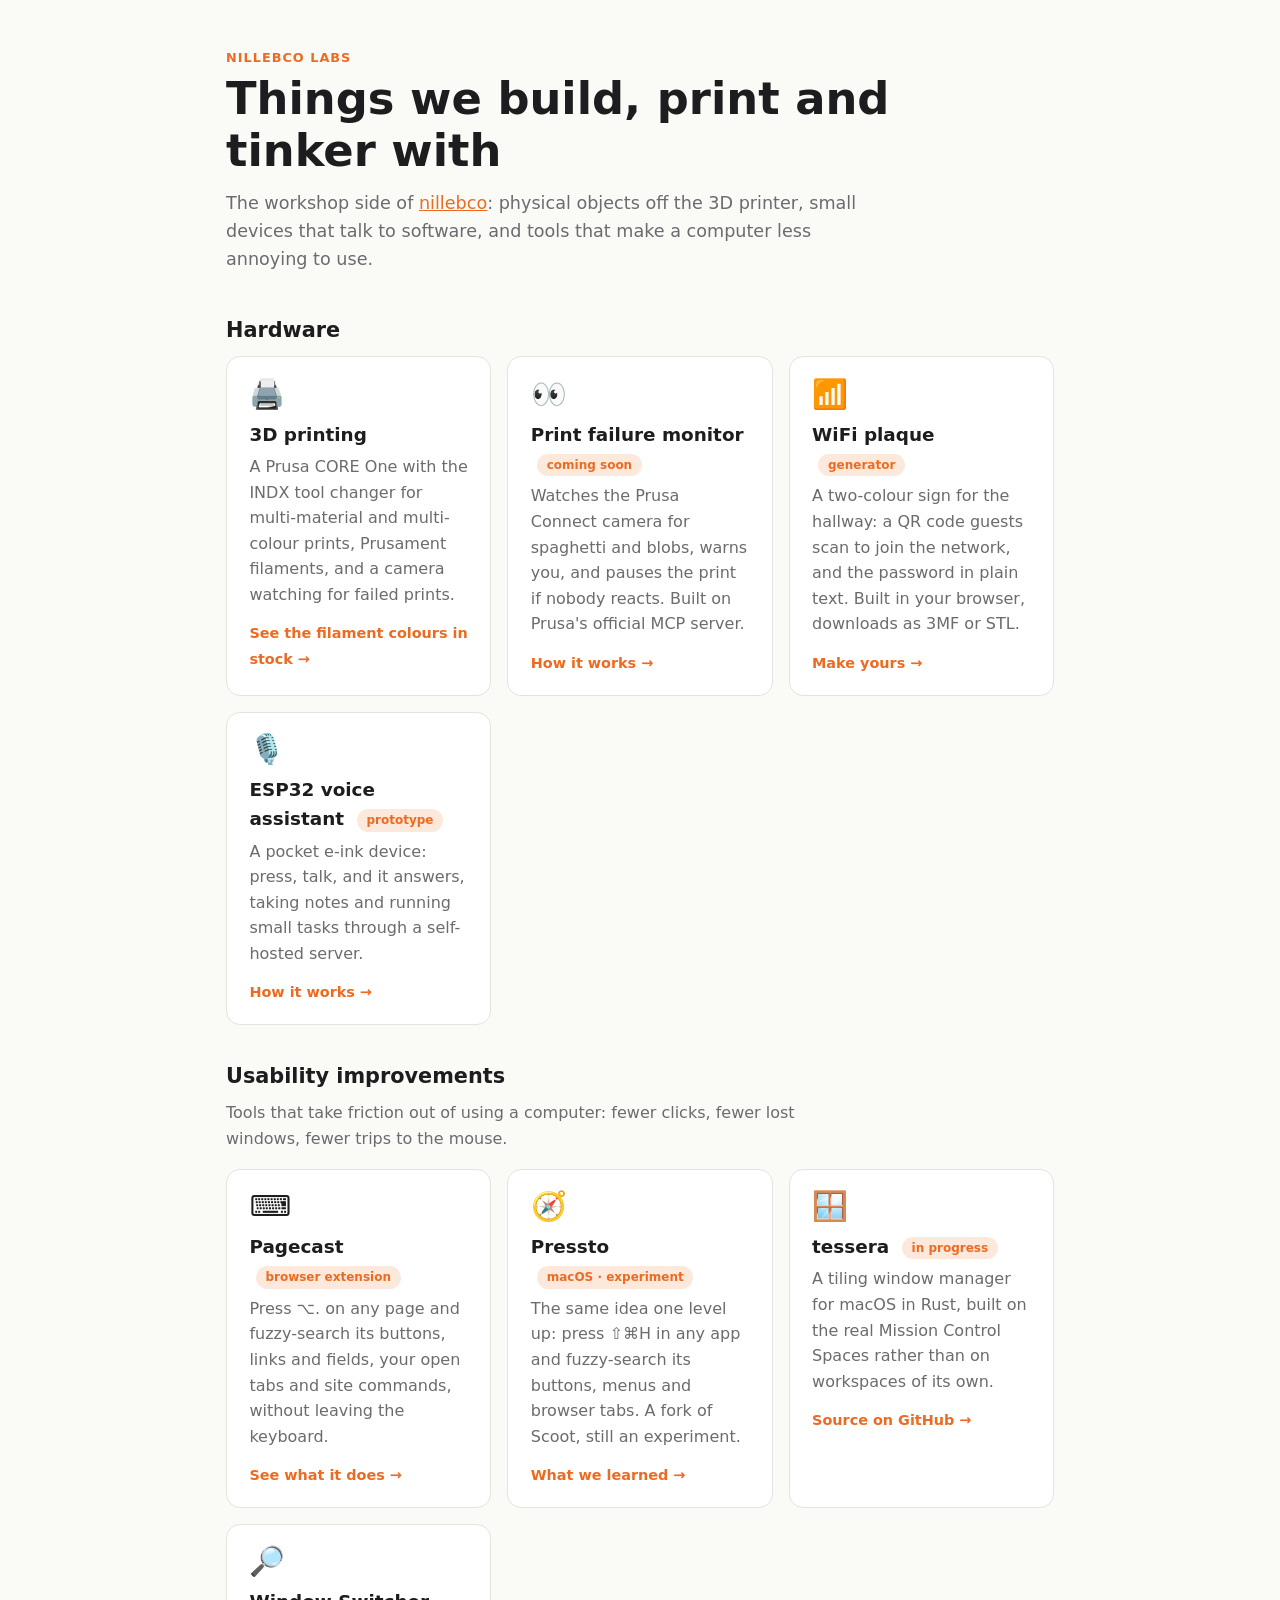
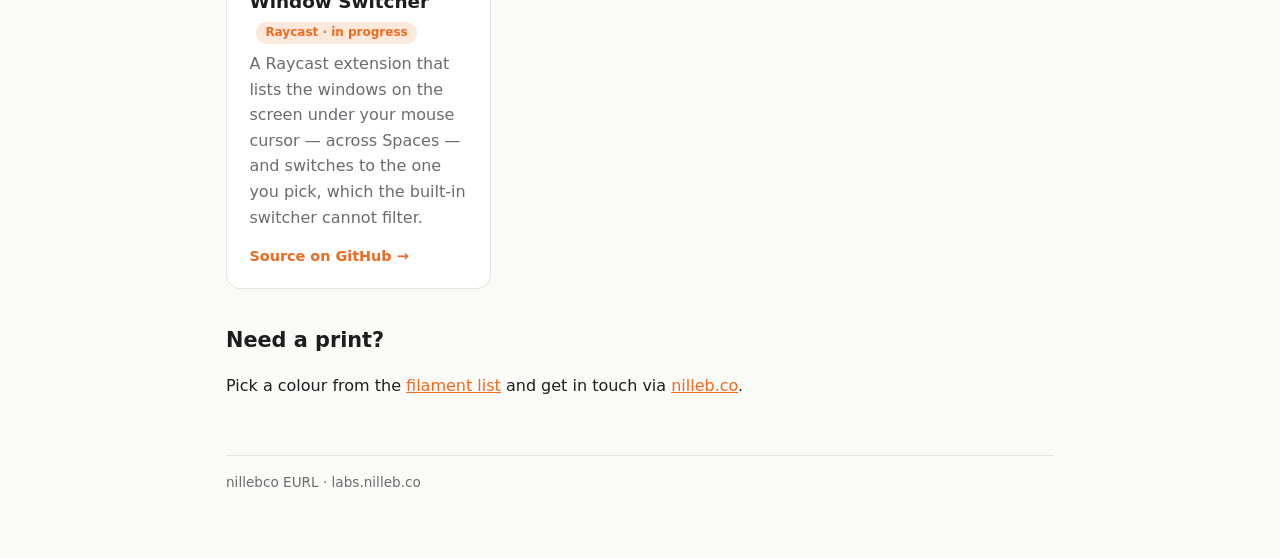
<file: index.html>
<!doctype html>
<html lang="en">
<head>
<meta charset="utf-8">
<meta name="viewport" content="width=device-width, initial-scale=1">
<title>nillebco labs</title>
<meta name="description" content="nillebco's laboratory: 3D printing, a pocket-sized ESP32 voice assistant, a browser command palette and a fork of a Mac keyboard tool.">
<link rel="stylesheet" href="assets/labs.css">
</head>
<body>
<main>
  <p class="eyebrow">nillebco labs</p>
  <h1>Things we build, print and tinker with</h1>
  <p class="lead">The workshop side of <a href="https://www.nilleb.co">nillebco</a>: physical objects off the 3D printer, small devices that talk to software, and tools that make a computer less annoying to use.</p>

  <h2>Hardware</h2>
  <div class="grid">
    <a class="card" href="filaments.html">
      <div class="icon">🖨️</div>
      <h3>3D printing</h3>
      <p>A Prusa CORE One with the INDX tool changer for multi-material and multi-colour prints, Prusament filaments, and a camera watching for failed prints.</p>
      <span class="more">See the filament colours in stock →</span>
    </a>

    <a class="card" href="print-monitor.html">
      <div class="icon">👀</div>
      <h3>Print failure monitor <span class="tag">coming soon</span></h3>
      <p>Watches the Prusa Connect camera for spaghetti and blobs, warns you, and pauses the print if nobody reacts. Built on Prusa's official MCP server.</p>
      <span class="more">How it works →</span>
    </a>

    <a class="card" href="wifi-plaque.html">
      <div class="icon">📶</div>
      <h3>WiFi plaque <span class="tag">generator</span></h3>
      <p>A two-colour sign for the hallway: a QR code guests scan to join the network, and the password in plain text. Built in your browser, downloads as 3MF or STL.</p>
      <span class="more">Make yours →</span>
    </a>

    <a class="card" href="esp32-assistant.html">
      <div class="icon">🎙️</div>
      <h3>ESP32 voice assistant <span class="tag">prototype</span></h3>
      <p>A pocket e-ink device: press, talk, and it answers, taking notes and running small tasks through a self-hosted server.</p>
      <span class="more">How it works →</span>
    </a>
  </div>

  <h2>Usability improvements</h2>
  <p class="section-lead">Tools that take friction out of using a computer: fewer clicks, fewer lost windows, fewer trips to the mouse.</p>
  <div class="grid">
    <a class="card" href="pagecast.html">
      <div class="icon">⌨️</div>
      <h3>Pagecast <span class="tag">browser extension</span></h3>
      <p>Press ⌥. on any page and fuzzy-search its buttons, links and fields, your open tabs and site commands, without leaving the keyboard.</p>
      <span class="more">See what it does →</span>
    </a>

    <a class="card" href="pressto.html">
      <div class="icon">🧭</div>
      <h3>Pressto <span class="tag">macOS · experiment</span></h3>
      <p>The same idea one level up: press ⇧⌘H in any app and fuzzy-search its buttons, menus and browser tabs. A fork of Scoot, still an experiment.</p>
      <span class="more">What we learned →</span>
    </a>

    <a class="card" href="https://github.com/nillebco/tessera">
      <div class="icon">🪟</div>
      <h3>tessera <span class="tag">in progress</span></h3>
      <p>A tiling window manager for macOS in Rust, built on the real Mission Control Spaces rather than on workspaces of its own.</p>
      <span class="more">Source on GitHub →</span>
    </a>

    <a class="card" href="https://github.com/nilleb/raycast-extensions/tree/ext/window-switcher-current-screen">
      <div class="icon">🔎</div>
      <h3>Window Switcher <span class="tag">Raycast · in progress</span></h3>
      <p>A Raycast extension that lists the windows on the screen under your mouse cursor — across Spaces — and switches to the one you pick, which the built-in switcher cannot filter.</p>
      <span class="more">Source on GitHub →</span>
    </a>
  </div>

  <h2>Need a print?</h2>
  <p>Pick a colour from the <a href="filaments.html">filament list</a> and get in touch via <a href="https://www.nilleb.co">nilleb.co</a>.</p>

  <footer>nillebco EURL · labs.nilleb.co</footer>
</main>
</body>
</html>
</file>
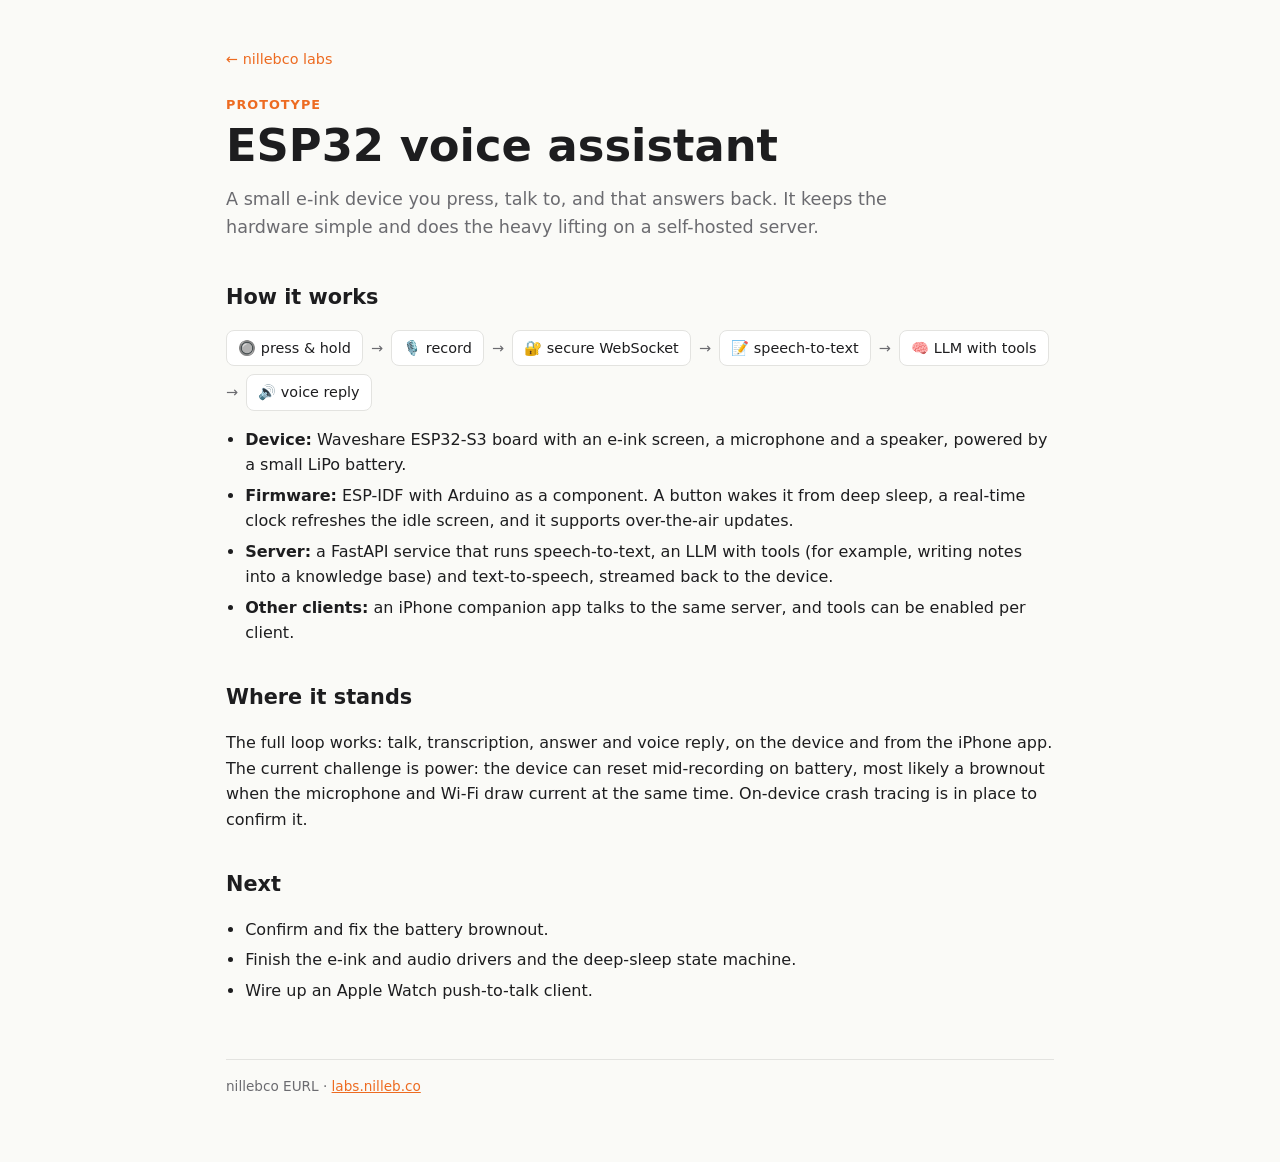
<file: esp32-assistant.html>
<!doctype html>
<html lang="en">
<head>
<meta charset="utf-8">
<meta name="viewport" content="width=device-width, initial-scale=1">
<title>ESP32 voice assistant — nillebco labs</title>
<meta name="description" content="A pocket-sized ESP32-S3 e-ink voice assistant with a self-hosted speech and LLM backend.">
<link rel="stylesheet" href="assets/labs.css">
</head>
<body>
<main>
  <p class="back"><a href="./">← nillebco labs</a></p>
  <p class="eyebrow">Prototype</p>
  <h1>ESP32 voice assistant</h1>
  <p class="lead">A small e-ink device you press, talk to, and that answers back. It keeps the hardware simple and does the heavy lifting on a self-hosted server.</p>

  <h2>How it works</h2>
  <div class="flow">
    <span>🔘 press &amp; hold</span><span class="arrow">→</span>
    <span>🎙️ record</span><span class="arrow">→</span>
    <span>🔐 secure WebSocket</span><span class="arrow">→</span>
    <span>📝 speech-to-text</span><span class="arrow">→</span>
    <span>🧠 LLM with tools</span><span class="arrow">→</span>
    <span>🔊 voice reply</span>
  </div>
  <ul class="facts">
    <li><strong>Device:</strong> Waveshare ESP32-S3 board with an e-ink screen, a microphone and a speaker, powered by a small LiPo battery.</li>
    <li><strong>Firmware:</strong> ESP-IDF with Arduino as a component. A button wakes it from deep sleep, a real-time clock refreshes the idle screen, and it supports over-the-air updates.</li>
    <li><strong>Server:</strong> a FastAPI service that runs speech-to-text, an LLM with tools (for example, writing notes into a knowledge base) and text-to-speech, streamed back to the device.</li>
    <li><strong>Other clients:</strong> an iPhone companion app talks to the same server, and tools can be enabled per client.</li>
  </ul>

  <h2>Where it stands</h2>
  <p>The full loop works: talk, transcription, answer and voice reply, on the device and from the iPhone app. The current challenge is power: the device can reset mid-recording on battery, most likely a brownout when the microphone and Wi-Fi draw current at the same time. On-device crash tracing is in place to confirm it.</p>

  <h2>Next</h2>
  <ul class="facts">
    <li>Confirm and fix the battery brownout.</li>
    <li>Finish the e-ink and audio drivers and the deep-sleep state machine.</li>
    <li>Wire up an Apple Watch push-to-talk client.</li>
  </ul>

  <footer>nillebco EURL · <a href="./">labs.nilleb.co</a></footer>
</main>
</body>
</html>
</file>
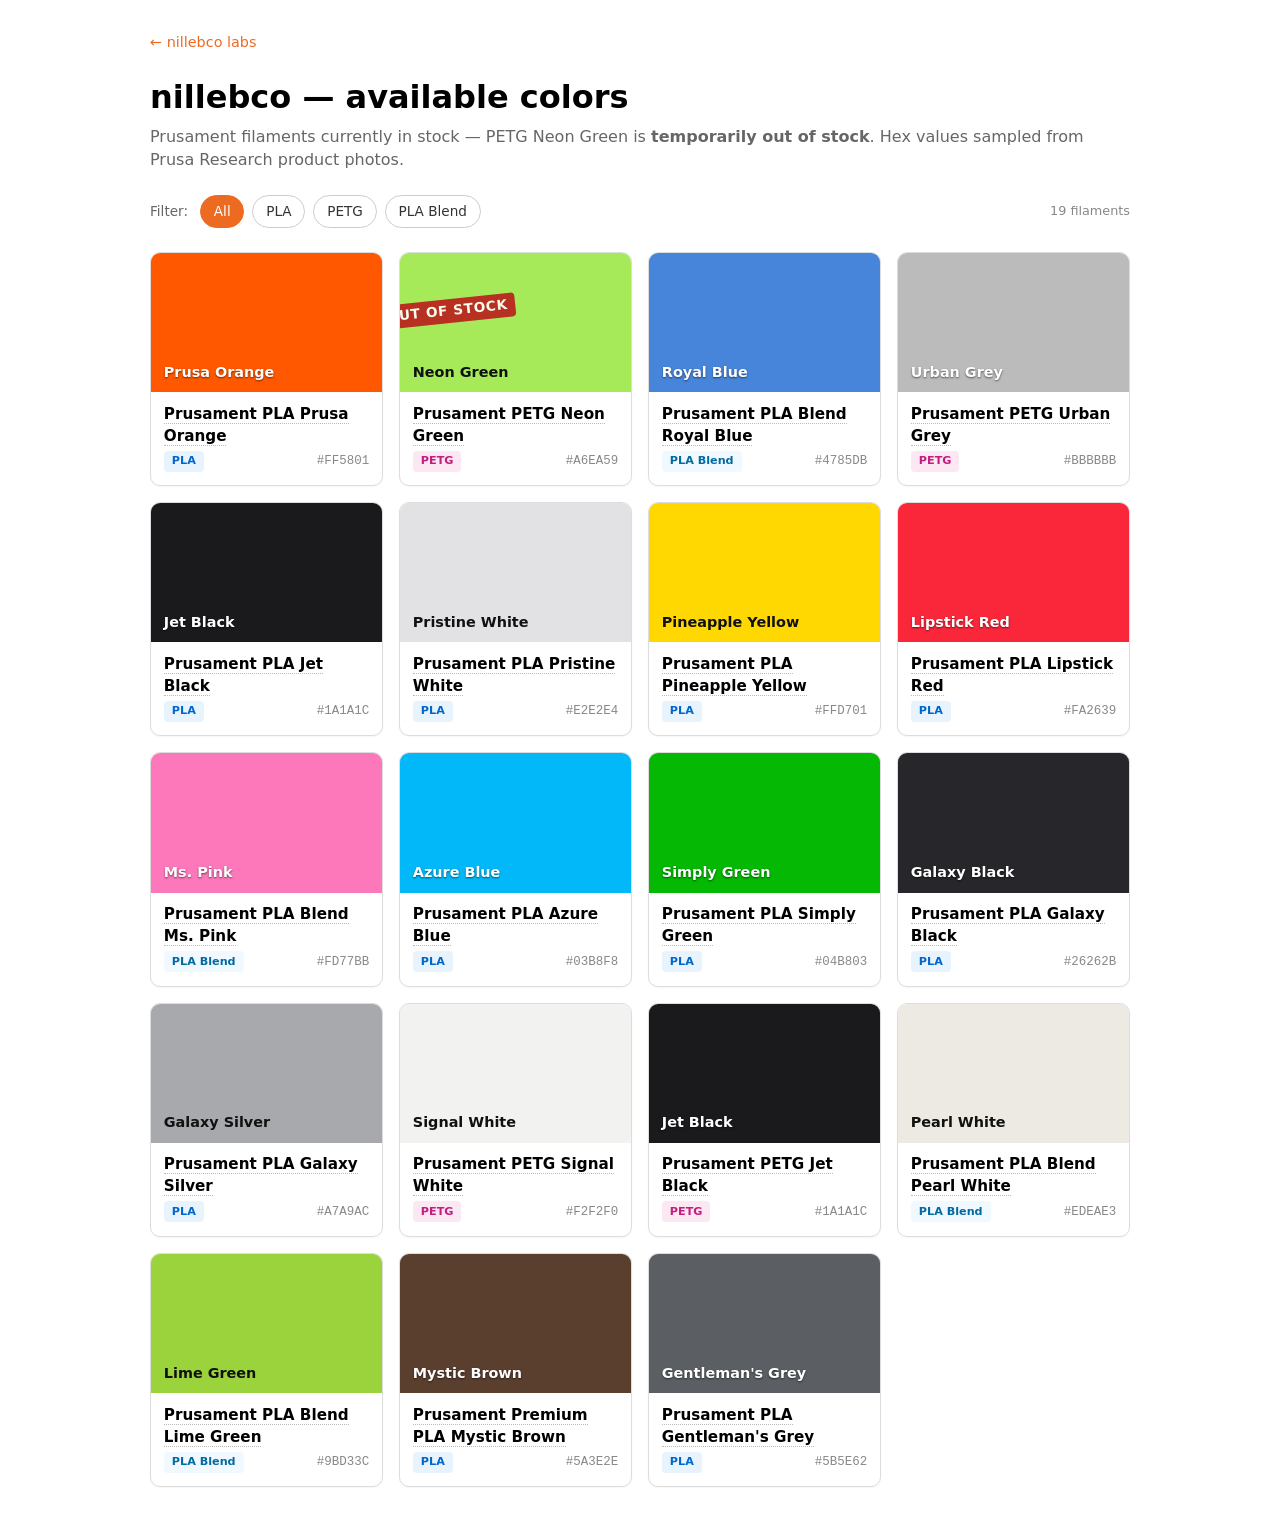
<file: filaments.html>
<!doctype html>
<html lang="en">
<head>
<meta charset="utf-8">
<title>Filaments — nillebco labs</title>
<style>
  :root { color-scheme: light dark; }
  body { font-family: -apple-system, system-ui, sans-serif; max-width: 980px; margin: 2rem auto; padding: 0 1rem; line-height: 1.45; }
  h1 { margin-bottom: .25rem; }
  .sub { color: #666; margin-top: 0; margin-bottom: 1.5rem; }
  .filters { display: flex; flex-wrap: wrap; gap: .5rem; margin-bottom: 1.5rem; align-items: center; }
  .filters .label { font-size: .85rem; color: #666; margin-right: .25rem; }
  .filters button {
    font: inherit;
    font-size: .85rem;
    padding: .35rem .8rem;
    border: 1px solid #ccc;
    border-radius: 999px;
    background: #fff;
    color: #333;
    cursor: pointer;
    transition: background .15s, border-color .15s, color .15s;
  }
  .filters button:hover { border-color: #888; }
  .filters button.active {
    background: #ed6b21;
    border-color: #ed6b21;
    color: #fff;
  }
  .filters .count { margin-left: auto; font-size: .8rem; color: #888; }
  .grid { display: grid; grid-template-columns: repeat(auto-fill, minmax(210px, 1fr)); gap: 1rem; }
  .card { border: 1px solid #ddd; border-radius: 10px; overflow: hidden; box-shadow: 0 1px 2px rgba(0,0,0,.04); background: #fff; }
  .card.hidden { display: none; }
  .swatch { height: 120px; display: flex; align-items: flex-end; padding: .6rem .8rem; color: #fff; text-shadow: 0 1px 2px rgba(0,0,0,.55); font-weight: 600; font-size: .9rem; }
  .swatch.dark { color: #111; text-shadow: none; }
  .meta { padding: .65rem .8rem .85rem; }
  .name { font-weight: 600; margin: 0 0 .25rem; font-size: .95rem; }
  .name a { color: inherit; text-decoration: none; border-bottom: 1px dotted #bbb; }
  .name a:hover { color: #ed6b21; border-bottom-color: #ed6b21; }
  .row { display: flex; align-items: center; justify-content: space-between; gap: .5rem; }
  .hex { font-family: ui-monospace, SFMono-Regular, Menlo, monospace; font-size: .78rem; color: #888; }
  .legend { display: inline-block; padding: .15rem .5rem; border-radius: 4px; font-size: .7rem; font-weight: 600; }
  .legend.pla   { background: #e8f4fd; color: #0066cc; }
  .legend.petg  { background: #fce8f3; color: #c41d7f; }
  .legend.oos  { background: #f9e2e2; color: #b91c1c; font-weight: 700; }
  .legend.blend { background: #f0f9ff; color: #0369a1; }
  @media (prefers-color-scheme: dark) {
    body { background: #1a1a1a; color: #eee; }
    .card { background: #2a2a2a; border-color: #444; }
    .sub, .count { color: #aaa; }
    .hex { color: #888; }
    .filters button { background: #2a2a2a; border-color: #444; color: #ddd; }
    .filters button:hover { border-color: #888; }
    .filters button.active { background: #ed6b21; border-color: #ed6b21; color: #fff; }
  }
  .back { margin: 0 0 .5rem; font-size: .9rem; }
  .back a { color: #ed6b21; text-decoration: none; }
</style>
</head>
<body>
<p class="back"><a href="./">← nillebco labs</a></p>
<h1>nillebco — available colors</h1>
<p class="sub">Prusament filaments currently in stock — PETG Neon Green is <strong>temporarily out of stock</strong>. Hex values sampled from Prusa Research product photos.</p>

<div class="filters" id="filters">
  <span class="label">Filter:</span>
  <button data-filter="all" class="active">All</button>
  <button data-filter="PLA">PLA</button>
  <button data-filter="PETG">PETG</button>
  <button data-filter="PLA Blend">PLA Blend</button>
  <span class="count" id="count"></span>
</div>

<div class="grid" id="grid">

  <div class="card" data-material="PLA">
    <div class="swatch" style="background:#FF5801">Prusa Orange</div>
    <div class="meta">
      <p class="name"><a href="https://www.prusa3d.com/product/prusament-pla-prusa-orange-1kg/" target="_blank" rel="noopener">Prusament PLA Prusa Orange</a></p>
      <div class="row"><span class="legend pla">PLA</span><span class="hex">#FF5801</span></div>
    </div>
  </div>

  <div class="card" data-material="PETG">
    <div class="swatch dark" style="background:#A6EA59; position:relative;">Neon Green<span style="position:absolute; top:50%; left:50%; translate:-50% -50%; background:#b91c1c; color:#fff; padding:2px 8px; border-radius:4px; font-size:.85rem; font-weight:700; letter-spacing:.05em; transform:translate(-50%,-50%) rotate(-6deg); text-shadow:none; opacity:.9;">OUT&nbsp;OF&nbsp;STOCK</span></div>
    <div class="meta">
      <p class="name"><a href="https://www.prusa3d.com/product/prusament-petg-neon-green-1kg/" target="_blank" rel="noopener">Prusament PETG Neon Green</a></p>
      <div class="row"><span class="legend petg">PETG</span><span class="hex">#A6EA59</span></div>
    </div>
  </div>

  <div class="card" data-material="PLA Blend">
    <div class="swatch" style="background:#4785DB">Royal Blue</div>
    <div class="meta">
      <p class="name"><a href="https://www.prusa3d.com/product/prusament-pla-blend-royal-blue-1kg-nfc/" target="_blank" rel="noopener">Prusament PLA Blend Royal Blue</a></p>
      <div class="row"><span class="legend blend">PLA Blend</span><span class="hex">#4785DB</span></div>
    </div>
  </div>

  <div class="card" data-material="PETG">
    <div class="swatch" style="background:#BBBBBB">Urban Grey</div>
    <div class="meta">
      <p class="name"><a href="https://www.prusa3d.com/product/prusament-petg-urban-grey-1kg/" target="_blank" rel="noopener">Prusament PETG Urban Grey</a></p>
      <div class="row"><span class="legend petg">PETG</span><span class="hex">#BBBBBB</span></div>
    </div>
  </div>

  <div class="card" data-material="PLA">
    <div class="swatch" style="background:#1A1A1C">Jet Black</div>
    <div class="meta">
      <p class="name"><a href="https://www.prusa3d.com/product/prusament-pla-jet-black-1kg/" target="_blank" rel="noopener">Prusament PLA Jet Black</a></p>
      <div class="row"><span class="legend pla">PLA</span><span class="hex">#1A1A1C</span></div>
    </div>
  </div>

  <div class="card" data-material="PLA">
    <div class="swatch dark" style="background:#E2E2E4">Pristine White</div>
    <div class="meta">
      <p class="name"><a href="https://www.prusa3d.com/product/prusament-pla-pristine-white-1kg/" target="_blank" rel="noopener">Prusament PLA Pristine White</a></p>
      <div class="row"><span class="legend pla">PLA</span><span class="hex">#E2E2E4</span></div>
    </div>
  </div>

  <div class="card" data-material="PLA">
    <div class="swatch dark" style="background:#FFD701">Pineapple Yellow</div>
    <div class="meta">
      <p class="name"><a href="https://www.prusa3d.com/product/prusament-pla-pineapple-yellow-1kg/" target="_blank" rel="noopener">Prusament PLA Pineapple Yellow</a></p>
      <div class="row"><span class="legend pla">PLA</span><span class="hex">#FFD701</span></div>
    </div>
  </div>

  <div class="card" data-material="PLA">
    <div class="swatch" style="background:#FA2639">Lipstick Red</div>
    <div class="meta">
      <p class="name"><a href="https://www.prusa3d.com/product/prusament-pla-lipstick-red-1kg/" target="_blank" rel="noopener">Prusament PLA Lipstick Red</a></p>
      <div class="row"><span class="legend pla">PLA</span><span class="hex">#FA2639</span></div>
    </div>
  </div>

  <div class="card" data-material="PLA Blend">
    <div class="swatch" style="background:#FD77BB">Ms. Pink</div>
    <div class="meta">
      <p class="name"><a href="https://www.prusa3d.com/product/prusament-pla-blend-ms-pink-1kg-nfc/" target="_blank" rel="noopener">Prusament PLA Blend Ms. Pink</a></p>
      <div class="row"><span class="legend blend">PLA Blend</span><span class="hex">#FD77BB</span></div>
    </div>
  </div>

  <div class="card" data-material="PLA">
    <div class="swatch" style="background:#03B8F8">Azure Blue</div>
    <div class="meta">
      <p class="name"><a href="https://www.prusa3d.com/product/prusament-pla-azure-blue-1kg/" target="_blank" rel="noopener">Prusament PLA Azure Blue</a></p>
      <div class="row"><span class="legend pla">PLA</span><span class="hex">#03B8F8</span></div>
    </div>
  </div>

  <div class="card" data-material="PLA">
    <div class="swatch" style="background:#04B803">Simply Green</div>
    <div class="meta">
      <p class="name"><a href="https://www.prusa3d.com/product/prusament-pla-simply-green-1kg/" target="_blank" rel="noopener">Prusament PLA Simply Green</a></p>
      <div class="row"><span class="legend pla">PLA</span><span class="hex">#04B803</span></div>
    </div>
  </div>

  <div class="card" data-material="PLA">
    <div class="swatch" style="background:#26262B">Galaxy Black</div>
    <div class="meta">
      <p class="name"><a href="https://www.prusa3d.com/product/prusament-pla-prusa-galaxy-black-1kg-nfc/" target="_blank" rel="noopener">Prusament PLA Galaxy Black</a></p>
      <div class="row"><span class="legend pla">PLA</span><span class="hex">#26262B</span></div>
    </div>
  </div>

  <div class="card" data-material="PLA">
    <div class="swatch dark" style="background:#A7A9AC">Galaxy Silver</div>
    <div class="meta">
      <p class="name"><a href="https://www.prusa3d.com/product/prusament-pla-galaxy-silver-1kg-nfc/" target="_blank" rel="noopener">Prusament PLA Galaxy Silver</a></p>
      <div class="row"><span class="legend pla">PLA</span><span class="hex">#A7A9AC</span></div>
    </div>
  </div>

  <div class="card" data-material="PETG">
    <div class="swatch dark" style="background:#F2F2F0">Signal White</div>
    <div class="meta">
      <p class="name"><a href="https://www.prusa3d.com/product/prusament-petg-signal-white-1kg/" target="_blank" rel="noopener">Prusament PETG Signal White</a></p>
      <div class="row"><span class="legend petg">PETG</span><span class="hex">#F2F2F0</span></div>
    </div>
  </div>

  <div class="card" data-material="PETG">
    <div class="swatch" style="background:#1A1A1C">Jet Black</div>
    <div class="meta">
      <p class="name"><a href="https://www.prusa3d.com/product/prusament-petg-jet-black-1kg/" target="_blank" rel="noopener">Prusament PETG Jet Black</a></p>
      <div class="row"><span class="legend petg">PETG</span><span class="hex">#1A1A1C</span></div>
    </div>
  </div>

  <div class="card" data-material="PLA Blend">
    <div class="swatch dark" style="background:#EDEAE3">Pearl White</div>
    <div class="meta">
      <p class="name"><a href="https://www.prusa3d.com/product/prusament-pla-blend-pearl-white-1kg-nfc/" target="_blank" rel="noopener">Prusament PLA Blend Pearl White</a></p>
      <div class="row"><span class="legend blend">PLA Blend</span><span class="hex">#EDEAE3</span></div>
    </div>
  </div>

  <div class="card" data-material="PLA Blend">
    <div class="swatch dark" style="background:#9BD33C">Lime Green</div>
    <div class="meta">
      <p class="name"><a href="https://www.prusa3d.com/product/prusament-pla-blend-lime-green-1kg-nfc/" target="_blank" rel="noopener">Prusament PLA Blend Lime Green</a></p>
      <div class="row"><span class="legend blend">PLA Blend</span><span class="hex">#9BD33C</span></div>
    </div>
  </div>

  <div class="card" data-material="PLA">
    <div class="swatch" style="background:#5A3E2E">Mystic Brown</div>
    <div class="meta">
      <p class="name"><a href="https://www.prusa3d.com/product/prusament-premium-pla-mystic-brown-1kg-nfc/" target="_blank" rel="noopener">Prusament Premium PLA Mystic Brown</a></p>
      <div class="row"><span class="legend pla">PLA</span><span class="hex">#5A3E2E</span></div>
    </div>
  </div>

  <div class="card" data-material="PLA">
    <div class="swatch" style="background:#5B5E62">Gentleman's Grey</div>
    <div class="meta">
      <p class="name"><a href="https://www.prusa3d.com/product/prusament-pla-gentleman-s-grey-1kg-nfc/" target="_blank" rel="noopener">Prusament PLA Gentleman's Grey</a></p>
      <div class="row"><span class="legend pla">PLA</span><span class="hex">#5B5E62</span></div>
    </div>
  </div>

</div>

<script>
  const cards = document.querySelectorAll('#grid .card');
  const buttons = document.querySelectorAll('#filters button');
  const count = document.getElementById('count');

  function apply(filter) {
    let visible = 0;
    cards.forEach(c => {
      const match = filter === 'all' || c.dataset.material === filter;
      c.classList.toggle('hidden', !match);
      if (match) visible++;
    });
    count.textContent = visible + (visible === 1 ? ' filament' : ' filaments');
  }

  buttons.forEach(b => b.addEventListener('click', () => {
    buttons.forEach(x => x.classList.toggle('active', x === b));
    apply(b.dataset.filter);
  }));

  apply('all');
</script>
</body>
</html>
</file>
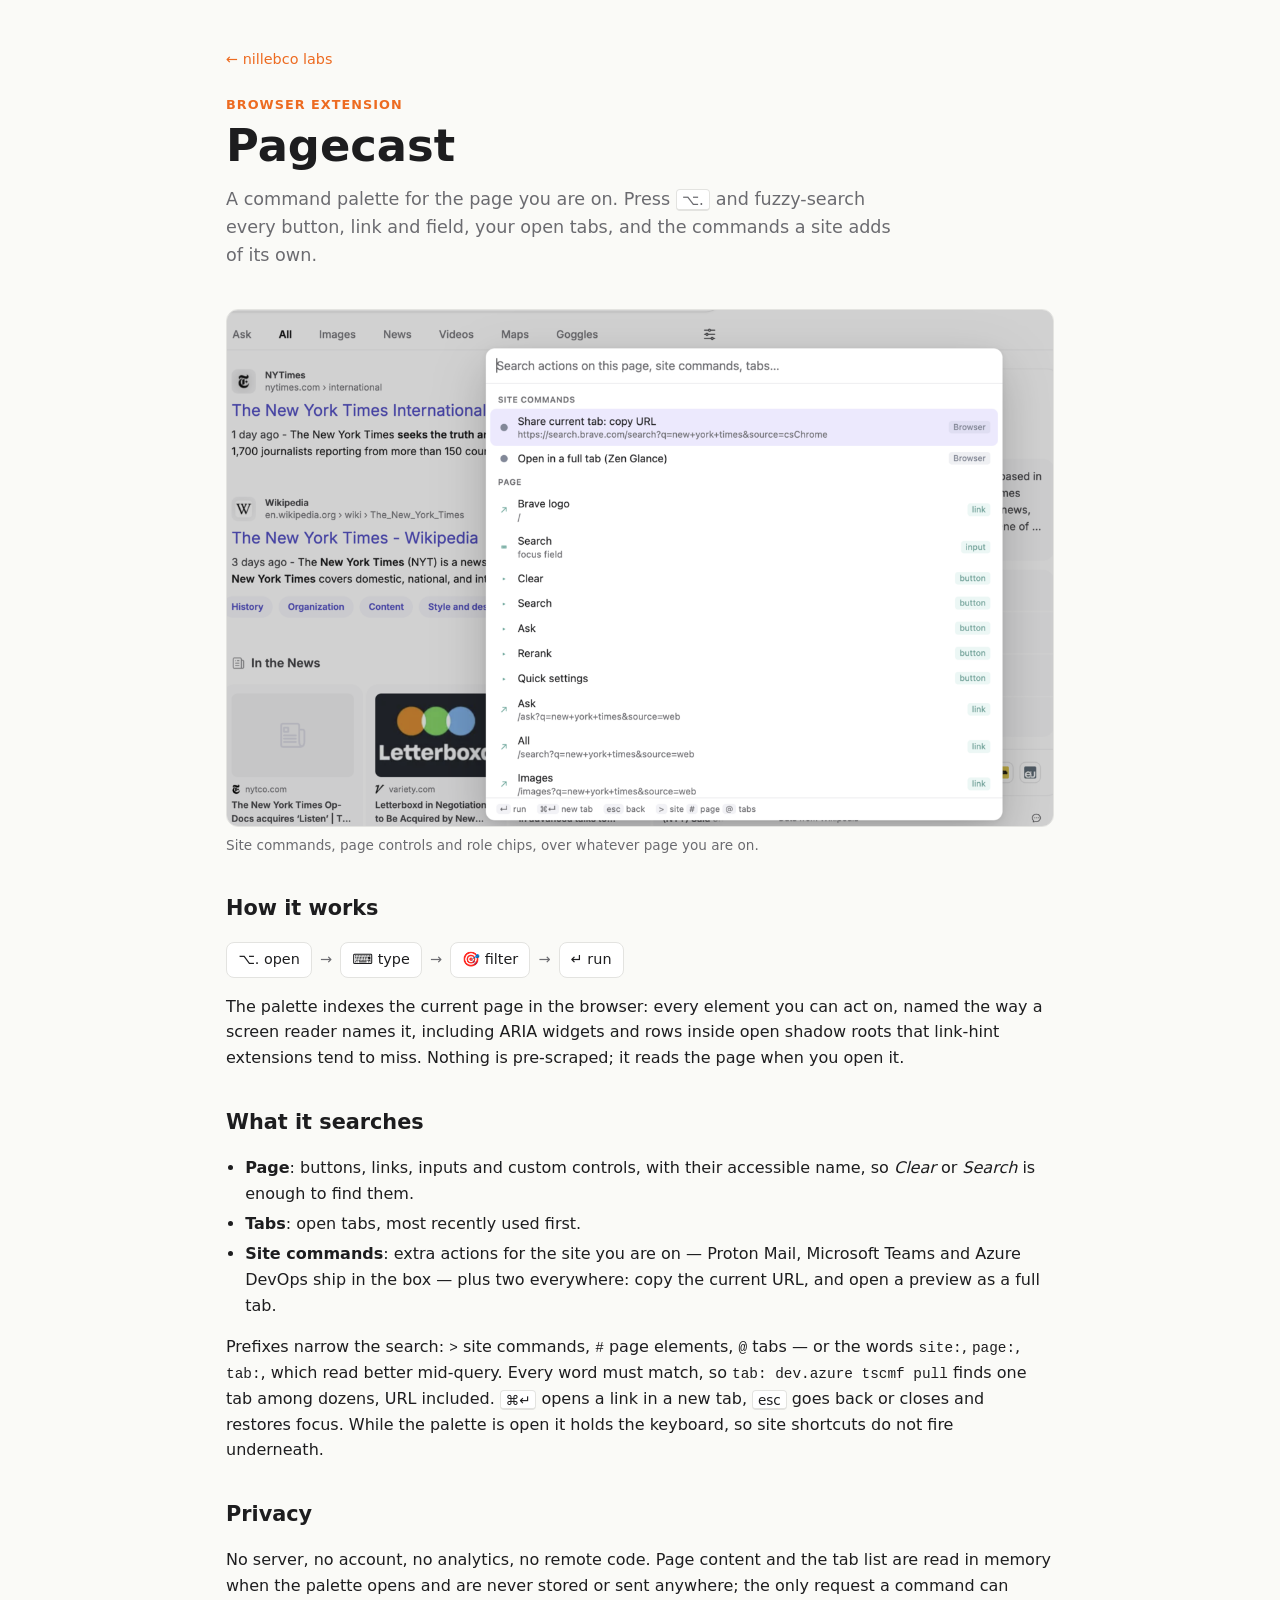
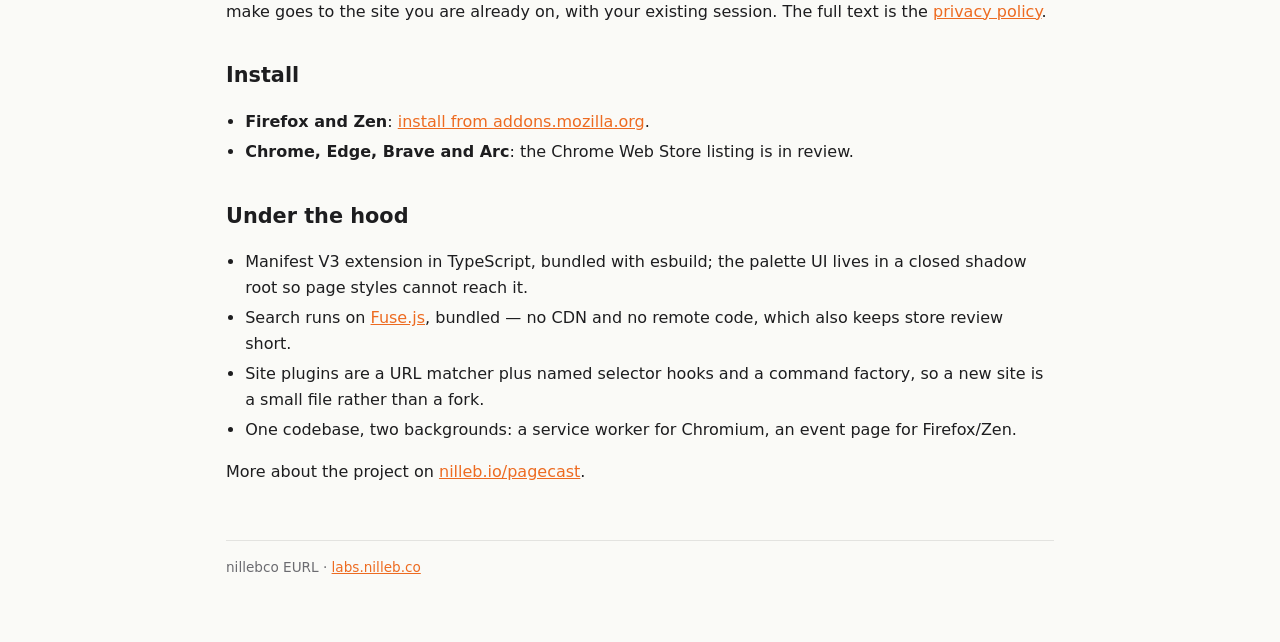
<file: pagecast.html>
<!doctype html>
<html lang="en">
<head>
<meta charset="utf-8">
<meta name="viewport" content="width=device-width, initial-scale=1">
<title>Pagecast — nillebco labs</title>
<meta name="description" content="Pagecast is a browser extension: press Alt+Period and fuzzy-search every control on the page, your open tabs, and site-specific commands.">
<link rel="stylesheet" href="assets/labs.css">
</head>
<body>
<main>
  <p class="back"><a href="./">← nillebco labs</a></p>
  <p class="eyebrow">Browser extension</p>
  <h1>Pagecast</h1>
  <p class="lead">A command palette for the page you are on. Press <kbd>⌥.</kbd> and fuzzy-search every button, link and field, your open tabs, and the commands a site adds of its own.</p>

  <figure class="shot">
    <img src="assets/pagecast-palette.png" width="1280" height="800"
         alt="The Pagecast palette open over a search results page: site commands (copy URL, open in a full tab) above page controls (links, inputs, buttons) with role chips on the right, and a footer showing the run, new tab, back and scope keys.">
    <figcaption>Site commands, page controls and role chips, over whatever page you are on.</figcaption>
  </figure>

  <h2>How it works</h2>
  <div class="flow">
    <span>⌥. open</span><span class="arrow">→</span>
    <span>⌨️ type</span><span class="arrow">→</span>
    <span>🎯 filter</span><span class="arrow">→</span>
    <span>↵ run</span>
  </div>
  <p>The palette indexes the current page in the browser: every element you can act on, named the way a screen reader names it, including ARIA widgets and rows inside open shadow roots that link-hint extensions tend to miss. Nothing is pre-scraped; it reads the page when you open it.</p>

  <h2>What it searches</h2>
  <ul class="facts">
    <li><strong>Page</strong>: buttons, links, inputs and custom controls, with their accessible name, so <em>Clear</em> or <em>Search</em> is enough to find them.</li>
    <li><strong>Tabs</strong>: open tabs, most recently used first.</li>
    <li><strong>Site commands</strong>: extra actions for the site you are on — Proton Mail, Microsoft Teams and Azure DevOps ship in the box — plus two everywhere: copy the current URL, and open a preview as a full tab.</li>
  </ul>
  <p>Prefixes narrow the search: <code>&gt;</code> site commands, <code>#</code> page elements, <code>@</code> tabs — or the words <code>site:</code>, <code>page:</code>, <code>tab:</code>, which read better mid-query. Every word must match, so <code>tab: dev.azure tscmf pull</code> finds one tab among dozens, URL included. <kbd>⌘↵</kbd> opens a link in a new tab, <kbd>esc</kbd> goes back or closes and restores focus. While the palette is open it holds the keyboard, so site shortcuts do not fire underneath.</p>

  <h2>Privacy</h2>
  <p>No server, no account, no analytics, no remote code. Page content and the tab list are read in memory when the palette opens and are never stored or sent anywhere; the only request a command can make goes to the site you are already on, with your existing session. The full text is the <a href="https://nilleb.io/pagecast/privacy/">privacy policy</a>.</p>

  <h2>Install</h2>
  <ul class="facts">
    <li><strong>Firefox and Zen</strong>: <a href="https://addons.mozilla.org/en-US/firefox/addon/98ecd77d880f4642899a/">install from addons.mozilla.org</a>.</li>
    <li><strong>Chrome, Edge, Brave and Arc</strong>: the Chrome Web Store listing is in review.</li>
  </ul>

  <h2>Under the hood</h2>
  <ul class="facts">
    <li>Manifest V3 extension in TypeScript, bundled with esbuild; the palette UI lives in a closed shadow root so page styles cannot reach it.</li>
    <li>Search runs on <a href="https://www.fusejs.io/">Fuse.js</a>, bundled — no CDN and no remote code, which also keeps store review short.</li>
    <li>Site plugins are a URL matcher plus named selector hooks and a command factory, so a new site is a small file rather than a fork.</li>
    <li>One codebase, two backgrounds: a service worker for Chromium, an event page for Firefox/Zen.</li>
  </ul>

  <p>More about the project on <a href="https://nilleb.io/pagecast/">nilleb.io/pagecast</a>.</p>

  <footer>nillebco EURL · <a href="./">labs.nilleb.co</a></footer>
</main>
</body>
</html>
</file>
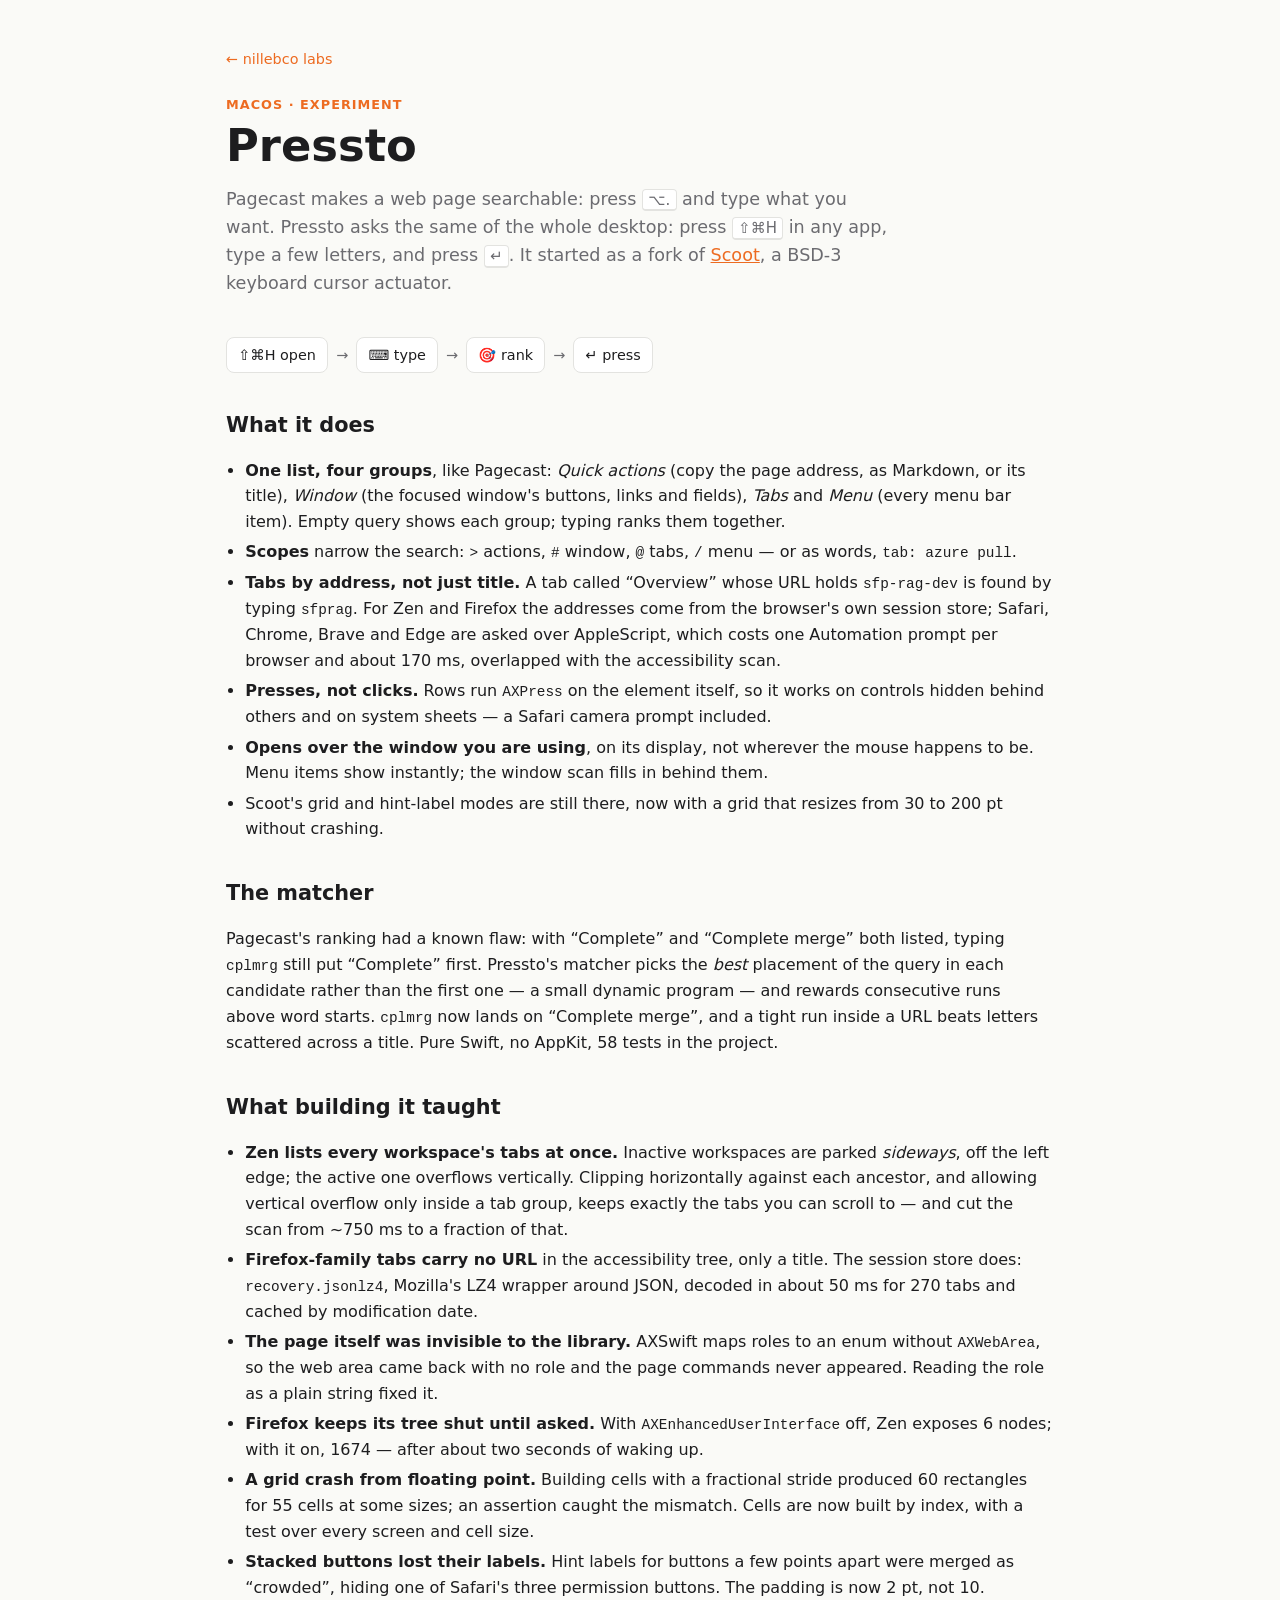
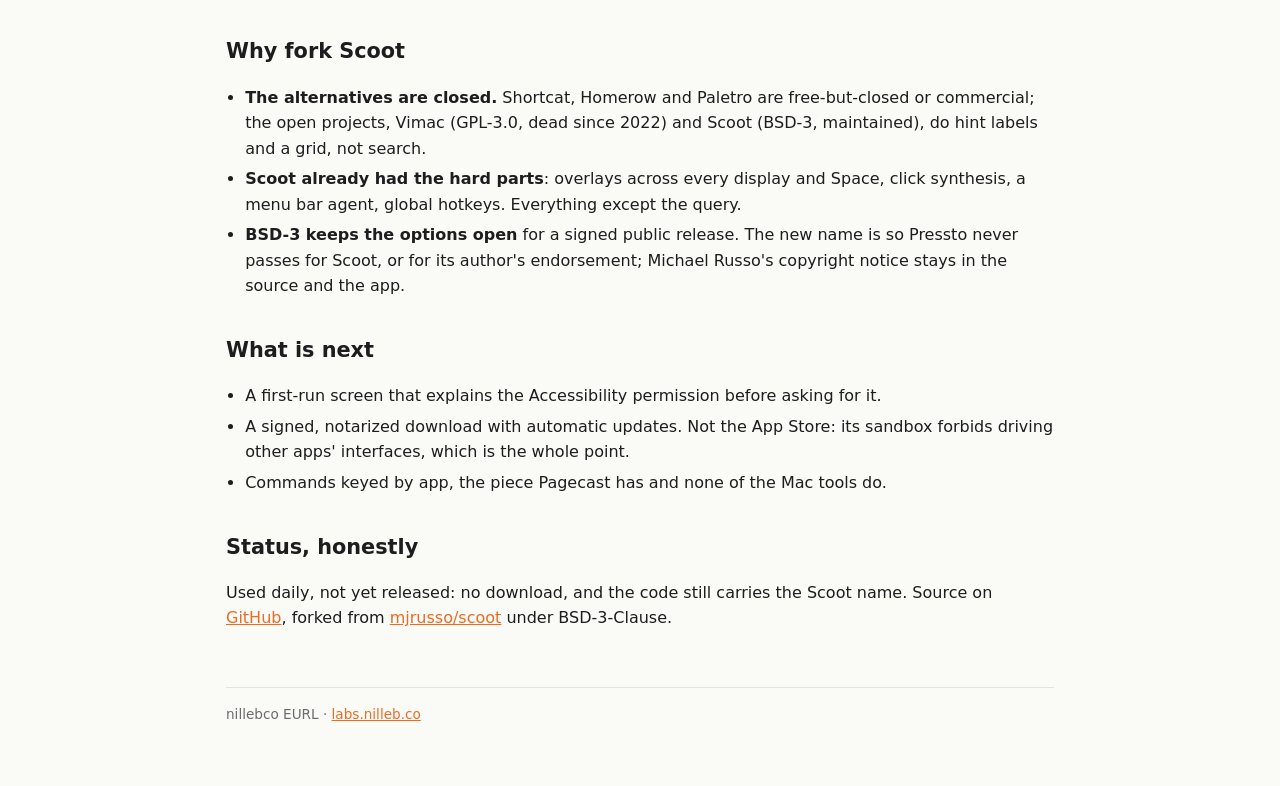
<file: pressto.html>
<!doctype html>
<html lang="en">
<head>
<meta charset="utf-8">
<meta name="viewport" content="width=device-width, initial-scale=1">
<title>Pressto — a palette for the accessibility tree · nillebco labs</title>
<meta name="description" content="Pressto: a keyboard palette over the macOS accessibility tree. Press ⇧⌘H in any app and fuzzy-search its buttons, menus and browser tabs. Forked from Scoot, the desktop counterpart of Pagecast.">
<link rel="stylesheet" href="assets/labs.css">
</head>
<body>
<main>
  <p class="back"><a href="./">← nillebco labs</a></p>
  <p class="eyebrow">macOS · experiment</p>
  <h1>Pressto</h1>
  <p class="lead">Pagecast makes a web page searchable: press <kbd>⌥.</kbd> and type what you want. Pressto asks the same of the whole desktop: press <kbd>⇧⌘H</kbd> in any app, type a few letters, and press <kbd>↵</kbd>. It started as a fork of <a href="https://github.com/mjrusso/scoot">Scoot</a>, a BSD-3 keyboard cursor actuator.</p>

  <div class="flow">
    <span>⇧⌘H open</span><span class="arrow">→</span>
    <span>⌨️ type</span><span class="arrow">→</span>
    <span>🎯 rank</span><span class="arrow">→</span>
    <span>↵ press</span>
  </div>

  <h2>What it does</h2>
  <ul class="facts">
    <li><strong>One list, four groups</strong>, like Pagecast: <em>Quick actions</em> (copy the page address, as Markdown, or its title), <em>Window</em> (the focused window's buttons, links and fields), <em>Tabs</em> and <em>Menu</em> (every menu bar item). Empty query shows each group; typing ranks them together.</li>
    <li><strong>Scopes</strong> narrow the search: <code>&gt;</code> actions, <code>#</code> window, <code>@</code> tabs, <code>/</code> menu — or as words, <code>tab: azure pull</code>.</li>
    <li><strong>Tabs by address, not just title.</strong> A tab called “Overview” whose URL holds <code>sfp-rag-dev</code> is found by typing <code>sfprag</code>. For Zen and Firefox the addresses come from the browser's own session store; Safari, Chrome, Brave and Edge are asked over AppleScript, which costs one Automation prompt per browser and about 170 ms, overlapped with the accessibility scan.</li>
    <li><strong>Presses, not clicks.</strong> Rows run <code>AXPress</code> on the element itself, so it works on controls hidden behind others and on system sheets — a Safari camera prompt included.</li>
    <li><strong>Opens over the window you are using</strong>, on its display, not wherever the mouse happens to be. Menu items show instantly; the window scan fills in behind them.</li>
    <li>Scoot's grid and hint-label modes are still there, now with a grid that resizes from 30 to 200 pt without crashing.</li>
  </ul>

  <h2>The matcher</h2>
  <p>Pagecast's ranking had a known flaw: with “Complete” and “Complete merge” both listed, typing <code>cplmrg</code> still put “Complete” first. Pressto's matcher picks the <em>best</em> placement of the query in each candidate rather than the first one — a small dynamic program — and rewards consecutive runs above word starts. <code>cplmrg</code> now lands on “Complete merge”, and a tight run inside a URL beats letters scattered across a title. Pure Swift, no AppKit, 58 tests in the project.</p>

  <h2>What building it taught</h2>
  <ul class="facts">
    <li><strong>Zen lists every workspace's tabs at once.</strong> Inactive workspaces are parked <em>sideways</em>, off the left edge; the active one overflows vertically. Clipping horizontally against each ancestor, and allowing vertical overflow only inside a tab group, keeps exactly the tabs you can scroll to — and cut the scan from ~750 ms to a fraction of that.</li>
    <li><strong>Firefox-family tabs carry no URL</strong> in the accessibility tree, only a title. The session store does: <code>recovery.jsonlz4</code>, Mozilla's LZ4 wrapper around JSON, decoded in about 50 ms for 270 tabs and cached by modification date.</li>
    <li><strong>The page itself was invisible to the library.</strong> AXSwift maps roles to an enum without <code>AXWebArea</code>, so the web area came back with no role and the page commands never appeared. Reading the role as a plain string fixed it.</li>
    <li><strong>Firefox keeps its tree shut until asked.</strong> With <code>AXEnhancedUserInterface</code> off, Zen exposes 6 nodes; with it on, 1674 — after about two seconds of waking up.</li>
    <li><strong>A grid crash from floating point.</strong> Building cells with a fractional stride produced 60 rectangles for 55 cells at some sizes; an assertion caught the mismatch. Cells are now built by index, with a test over every screen and cell size.</li>
    <li><strong>Stacked buttons lost their labels.</strong> Hint labels for buttons a few points apart were merged as “crowded”, hiding one of Safari's three permission buttons. The padding is now 2 pt, not 10.</li>
  </ul>

  <h2>Why fork Scoot</h2>
  <ul class="facts">
    <li><strong>The alternatives are closed.</strong> Shortcat, Homerow and Paletro are free-but-closed or commercial; the open projects, Vimac (GPL-3.0, dead since 2022) and Scoot (BSD-3, maintained), do hint labels and a grid, not search.</li>
    <li><strong>Scoot already had the hard parts</strong>: overlays across every display and Space, click synthesis, a menu bar agent, global hotkeys. Everything except the query.</li>
    <li><strong>BSD-3 keeps the options open</strong> for a signed public release. The new name is so Pressto never passes for Scoot, or for its author's endorsement; Michael Russo's copyright notice stays in the source and the app.</li>
  </ul>

  <h2>What is next</h2>
  <ul class="facts">
        <li>A first-run screen that explains the Accessibility permission before asking for it.</li>
    <li>A signed, notarized download with automatic updates. Not the App Store: its sandbox forbids driving other apps' interfaces, which is the whole point.</li>
    <li>Commands keyed by app, the piece Pagecast has and none of the Mac tools do.</li>
  </ul>

  <h2>Status, honestly</h2>
  <p>Used daily, not yet released: no download, and the code still carries the Scoot name. Source on <a href="https://github.com/nillebco/pressto/tree/feat/palette-mode">GitHub</a>, forked from <a href="https://github.com/mjrusso/scoot">mjrusso/scoot</a> under BSD-3-Clause.</p>

  <footer>nillebco EURL · <a href="./">labs.nilleb.co</a></footer>
</main>
</body>
</html>
</file>
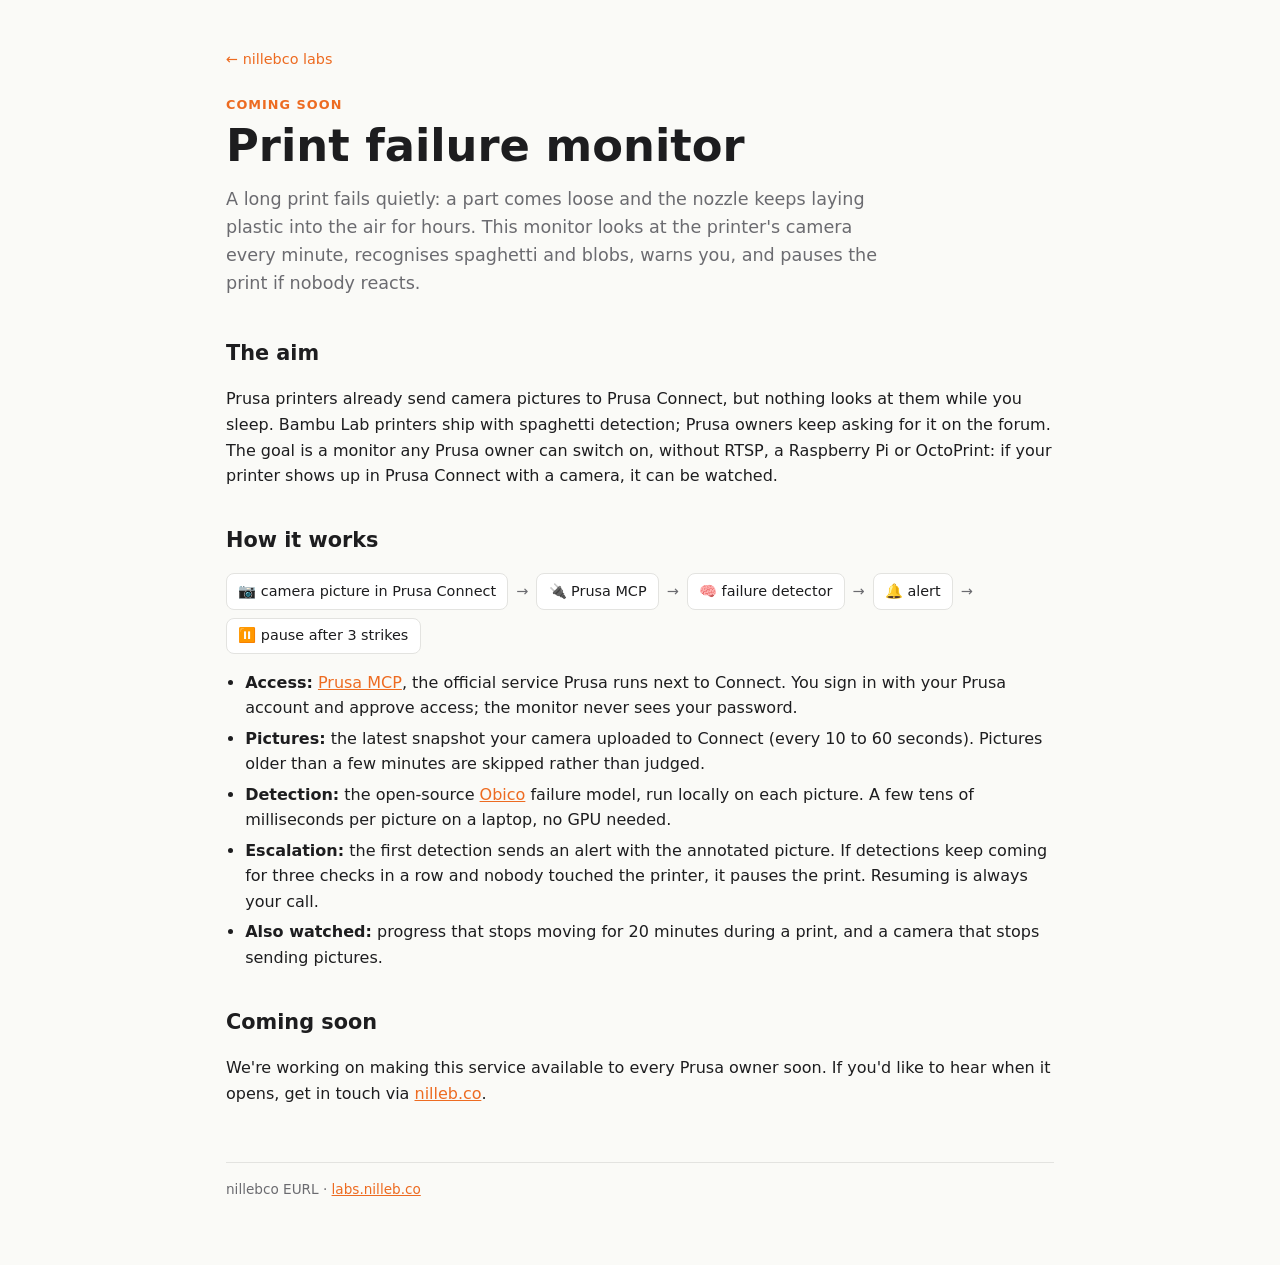
<file: print-monitor.html>
<!doctype html>
<html lang="en">
<head>
<meta charset="utf-8">
<meta name="viewport" content="width=device-width, initial-scale=1">
<title>Print failure monitor — nillebco labs</title>
<meta name="description" content="A service that watches Prusa Connect camera pictures for failed prints and pauses the printer before it wastes a spool, built on Prusa's official MCP server.">
<link rel="stylesheet" href="assets/labs.css">
</head>
<body>
<main>
  <p class="back"><a href="./">← nillebco labs</a></p>
  <p class="eyebrow">Coming soon</p>
  <h1>Print failure monitor</h1>
  <p class="lead">A long print fails quietly: a part comes loose and the nozzle keeps laying plastic into the air for hours. This monitor looks at the printer's camera every minute, recognises spaghetti and blobs, warns you, and pauses the print if nobody reacts.</p>

  <h2>The aim</h2>
  <p>Prusa printers already send camera pictures to Prusa Connect, but nothing looks at them while you sleep. Bambu Lab printers ship with spaghetti detection; Prusa owners keep asking for it on the forum. The goal is a monitor any Prusa owner can switch on, without RTSP, a Raspberry Pi or OctoPrint: if your printer shows up in Prusa Connect with a camera, it can be watched.</p>

  <h2>How it works</h2>
  <div class="flow">
    <span>📷 camera picture in Prusa Connect</span><span class="arrow">→</span>
    <span>🔌 Prusa MCP</span><span class="arrow">→</span>
    <span>🧠 failure detector</span><span class="arrow">→</span>
    <span>🔔 alert</span><span class="arrow">→</span>
    <span>⏸️ pause after 3 strikes</span>
  </div>
  <ul class="facts">
    <li><strong>Access:</strong> <a href="https://www.prusa3d.com/p/prusa-mcp/">Prusa MCP</a>, the official service Prusa runs next to Connect. You sign in with your Prusa account and approve access; the monitor never sees your password.</li>
    <li><strong>Pictures:</strong> the latest snapshot your camera uploaded to Connect (every 10 to 60 seconds). Pictures older than a few minutes are skipped rather than judged.</li>
    <li><strong>Detection:</strong> the open-source <a href="https://github.com/TheSpaghettiDetective/obico-server">Obico</a> failure model, run locally on each picture. A few tens of milliseconds per picture on a laptop, no GPU needed.</li>
    <li><strong>Escalation:</strong> the first detection sends an alert with the annotated picture. If detections keep coming for three checks in a row and nobody touched the printer, it pauses the print. Resuming is always your call.</li>
    <li><strong>Also watched:</strong> progress that stops moving for 20 minutes during a print, and a camera that stops sending pictures.</li>
  </ul>

  <h2>Coming soon</h2>
  <p>We're working on making this service available to every Prusa owner soon. If you'd like to hear when it opens, get in touch via <a href="https://www.nilleb.co">nilleb.co</a>.</p>

  <footer>nillebco EURL · <a href="./">labs.nilleb.co</a></footer>
</main>
</body>
</html>
</file>
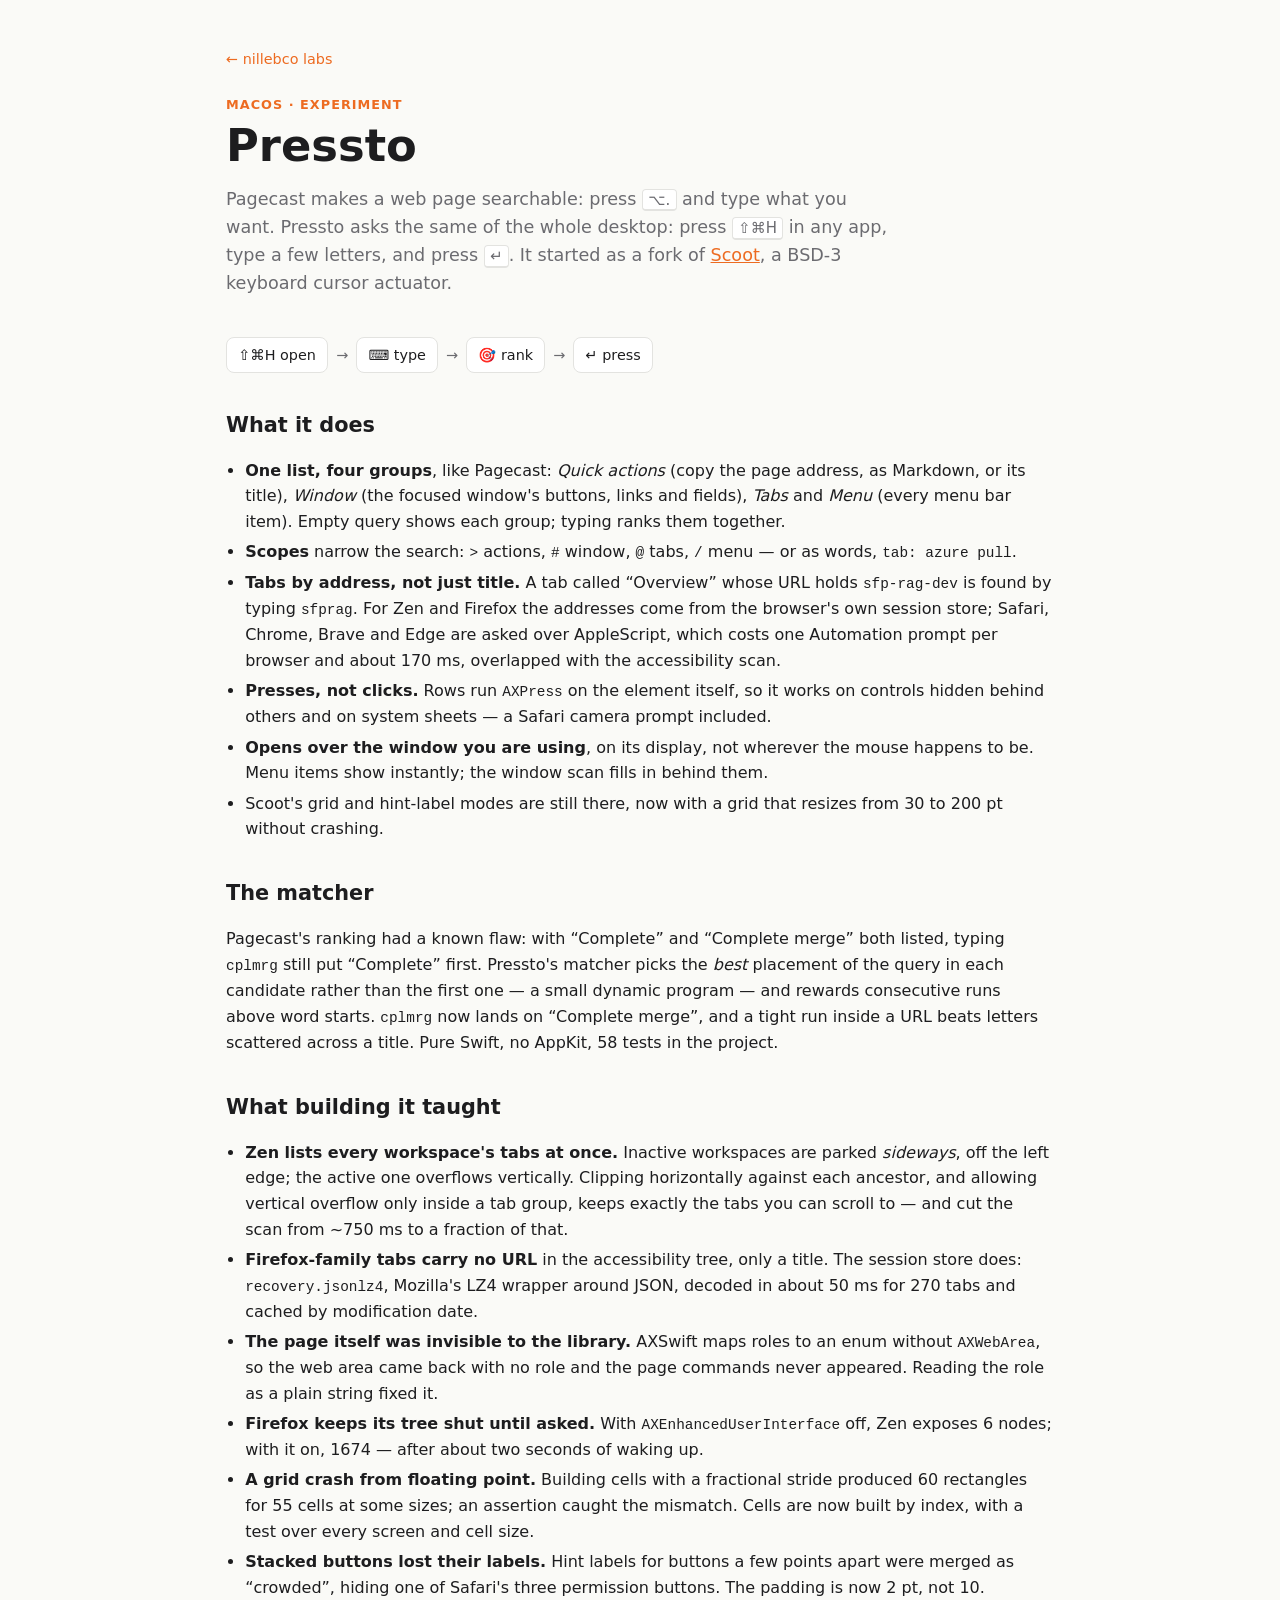
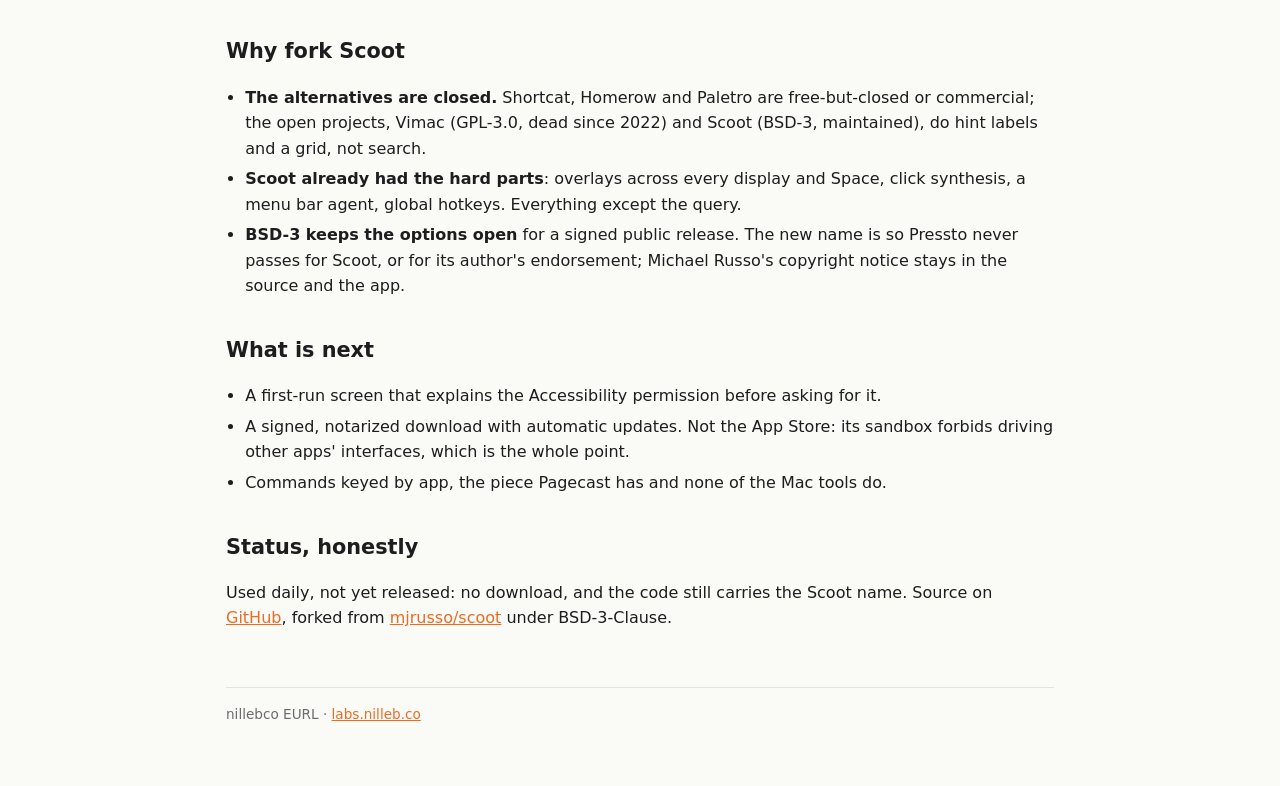
<file: scoot.html>
<!doctype html>
<html lang="en">
<head>
<meta charset="utf-8">
<title>Pressto · nillebco labs</title>
<meta http-equiv="refresh" content="0; url=pressto.html">
<link rel="canonical" href="pressto.html">
</head>
<body><p>The Scoot fork is now <a href="pressto.html">Pressto</a>.</p></body>
</html>
</file>
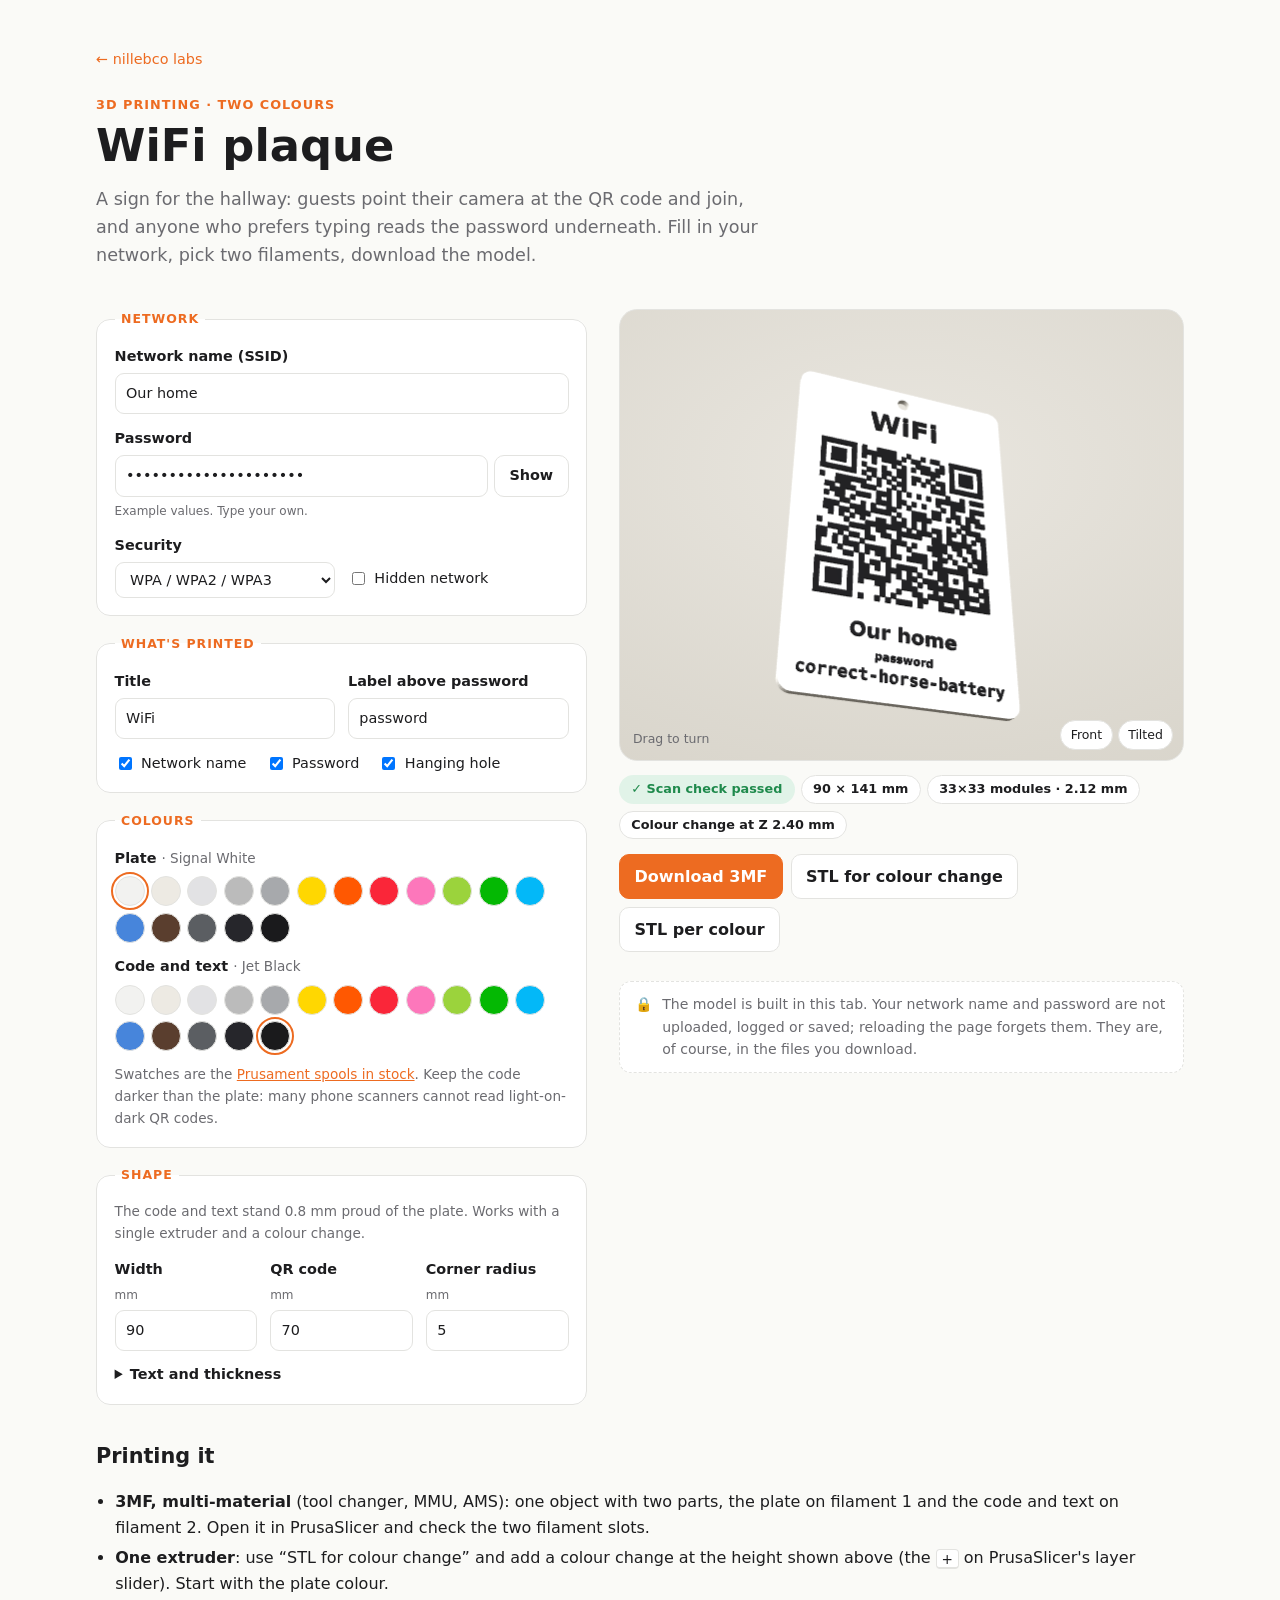
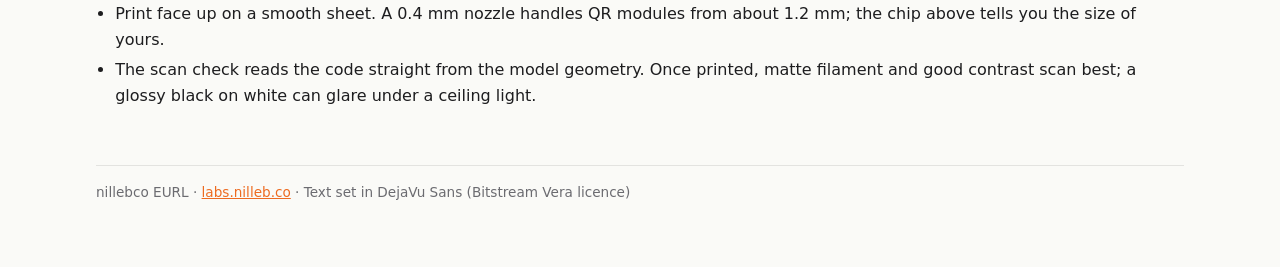
<file: wifi-plaque.html>
<!doctype html>
<html lang="en">
<head>
<meta charset="utf-8">
<meta name="viewport" content="width=device-width, initial-scale=1">
<title>WiFi plaque — nillebco labs</title>
<meta name="description" content="Make a two-colour 3D-printable WiFi sign: a QR code guests can scan to join, plus the password printed in plain text. Runs entirely in your browser.">
<link rel="stylesheet" href="assets/labs.css">
<style>
  :root { --stage-a: #e9e6df; --stage-b: #d6d2c8; --field: #ffffff; --ok: #1f8a4c; --ok-soft: #e1f3e8; --warn: #b4541a; --warn-soft: #fbe9dd; }
  @media (prefers-color-scheme: dark) {
    :root { --stage-a: #2a2a2d; --stage-b: #1c1c1e; --field: #1b1b1d; --ok: #5fd08f; --ok-soft: #173325; --warn: #ff9b5c; --warn-soft: #3a2416; }
  }
  main { max-width: 1120px; }
  .tool { display: grid; grid-template-columns: minmax(0, 1fr) minmax(0, 1.15fr); gap: 2rem; align-items: start; }
  @media (max-width: 860px) { .tool { grid-template-columns: minmax(0, 1fr); } .stage-wrap { order: -1; } }

  form { display: grid; gap: 1.1rem; }
  fieldset { border: 1px solid var(--border); border-radius: 14px; padding: 1rem 1.1rem 1.1rem; margin: 0; background: var(--card); display: grid; gap: .8rem; min-width: 0; }
  legend { font-weight: 700; font-size: .78rem; letter-spacing: .08em; text-transform: uppercase; color: var(--accent); padding: 0 .4rem; }
  label.f { display: grid; gap: .3rem; font-size: .9rem; font-weight: 600; min-width: 0; }
  label.f small { font-weight: 400; color: var(--muted); }
  input[type=text], input[type=password], input[type=number], select {
    font: inherit; font-weight: 400; color: var(--fg); background: var(--field);
    border: 1px solid var(--border); border-radius: 9px; padding: .5rem .65rem; width: 100%; min-width: 0;
  }
  input:focus-visible, select:focus-visible, button:focus-visible, .swatch:focus-visible { outline: 2px solid var(--accent); outline-offset: 2px; }
  .mono { font-family: ui-monospace, "SF Mono", Menlo, monospace; }
  .row2 { display: grid; grid-template-columns: repeat(2, minmax(0, 1fr)); gap: .8rem; }
  .row3 { display: grid; grid-template-columns: repeat(3, minmax(0, 1fr)); gap: .8rem; }
  @media (max-width: 480px) { .row3 { grid-template-columns: repeat(2, minmax(0, 1fr)); } }
  .pw { display: flex; gap: .4rem; }
  .pw button { flex: none; }
  .checks { display: flex; flex-wrap: wrap; gap: .5rem 1.2rem; font-size: .9rem; }
  .checks label { display: flex; gap: .4rem; align-items: center; }
  .seg { display: inline-flex; border: 1px solid var(--border); border-radius: 9px; overflow: hidden; }
  .seg label { padding: .45rem .8rem; font-size: .88rem; cursor: pointer; }
  .seg input { position: absolute; opacity: 0; pointer-events: none; }
  .seg label:has(input:checked) { background: var(--accent); color: #fff; }
  .seg label:has(input:focus-visible) { outline: 2px solid var(--accent); outline-offset: -2px; }
  .hint { color: var(--muted); font-size: .85rem; margin: 0; }

  .swatches { display: flex; flex-wrap: wrap; gap: .4rem; }
  .swatch { width: 30px; height: 30px; border-radius: 50%; border: 1px solid var(--border); cursor: pointer; padding: 0; position: relative; }
  .swatch[aria-pressed=true]::after { content: ""; position: absolute; inset: -5px; border: 2px solid var(--accent); border-radius: 50%; }
  .colour-name { font-size: .85rem; color: var(--muted); font-weight: 400; }

  .btn { font: inherit; font-weight: 600; border-radius: 10px; padding: .55rem .9rem; cursor: pointer; border: 1px solid var(--border); background: var(--card); color: var(--fg); }
  .btn.primary { background: var(--accent); border-color: var(--accent); color: #fff; }
  .btn:hover { border-color: var(--accent); }
  .btn:disabled { opacity: .5; cursor: not-allowed; }

  .stage-wrap { position: sticky; top: 1rem; display: grid; gap: .9rem; }
  .stage { position: relative; aspect-ratio: 5 / 4; border-radius: 18px; overflow: hidden; border: 1px solid var(--border);
    background: radial-gradient(120% 90% at 50% 35%, var(--stage-a), var(--stage-b)); touch-action: none; cursor: grab; }
  .stage:active { cursor: grabbing; }
  .stage canvas { display: block; width: 100%; height: 100%; }
  .stage .views { position: absolute; right: .6rem; bottom: .6rem; display: flex; gap: .3rem; }
  .stage .views button { font: inherit; font-size: .78rem; padding: .25rem .6rem; border-radius: 999px; border: 1px solid var(--border); background: var(--card); color: var(--fg); cursor: pointer; }
  .stage .drag { position: absolute; left: .8rem; bottom: .7rem; font-size: .78rem; color: var(--muted); }
  .stats { display: flex; flex-wrap: wrap; gap: .4rem; }
  .chip { border-radius: 999px; padding: .2rem .7rem; font-size: .8rem; font-weight: 600; background: var(--card); border: 1px solid var(--border); font-variant-numeric: tabular-nums; }
  .chip.ok { background: var(--ok-soft); color: var(--ok); border-color: transparent; }
  .chip.warn { background: var(--warn-soft); color: var(--warn); border-color: transparent; }
  .downloads { display: flex; flex-wrap: wrap; gap: .5rem; }
  .privacy { display: flex; gap: .6rem; align-items: flex-start; font-size: .88rem; color: var(--muted); background: var(--card); border: 1px dashed var(--border); border-radius: 12px; padding: .7rem .9rem; }
  details summary { cursor: pointer; font-weight: 600; font-size: .9rem; }
  details[open] summary { margin-bottom: .8rem; }
  @media (prefers-reduced-motion: reduce) { .stage { cursor: default; } }
</style>
</head>
<body>
<main>
  <p class="back"><a href="./">← nillebco labs</a></p>
  <p class="eyebrow">3D printing · two colours</p>
  <h1>WiFi plaque</h1>
  <p class="lead">A sign for the hallway: guests point their camera at the QR code and join, and anyone who prefers typing reads the password underneath. Fill in your network, pick two filaments, download the model.</p>

  <div class="tool">
    <form id="form" autocomplete="off">
      <fieldset>
        <legend>Network</legend>
        <label class="f">Network name (SSID)
          <input type="text" id="ssid" value="Our home" spellcheck="false">
        </label>
        <label class="f">Password
          <span class="pw">
            <input type="password" id="password" class="mono" value="correct-horse-battery" spellcheck="false" autocomplete="new-password">
            <button type="button" class="btn" id="reveal" aria-pressed="false">Show</button>
          </span>
          <small id="example-note">Example values. Type your own.</small>
        </label>
        <div class="row2">
          <label class="f">Security
            <select id="security">
              <option value="WPA" selected>WPA / WPA2 / WPA3</option>
              <option value="WEP">WEP</option>
              <option value="nopass">Open (no password)</option>
            </select>
          </label>
          <div class="checks" style="align-self:end; padding-bottom:.5rem">
            <label><input type="checkbox" id="hidden"> Hidden network</label>
          </div>
        </div>
      </fieldset>

      <fieldset>
        <legend>What's printed</legend>
        <div class="row2">
          <label class="f">Title <input type="text" id="title" value="WiFi"></label>
          <label class="f">Label above password <input type="text" id="passLabel" value="password"></label>
        </div>
        <div class="checks">
          <label><input type="checkbox" id="showSsid" checked> Network name</label>
          <label><input type="checkbox" id="showPassword" checked> Password</label>
          <label><input type="checkbox" id="hole" checked> Hanging hole</label>
        </div>
      </fieldset>

      <fieldset>
        <legend>Colours</legend>
        <div class="f" style="display:grid; gap:.4rem"><span style="font-weight:600; font-size:.9rem">Plate <span class="colour-name" id="baseName"></span></span><div class="swatches" id="baseSw"></div></div>
        <div class="f" style="display:grid; gap:.4rem"><span style="font-weight:600; font-size:.9rem">Code and text <span class="colour-name" id="inkName"></span></span><div class="swatches" id="inkSw"></div></div>
        <p class="hint">Swatches are the <a href="filaments.html">Prusament spools in stock</a>. Keep the code darker than the plate: many phone scanners cannot read light-on-dark QR codes.</p>
      </fieldset>

      <fieldset>
        <legend>Shape</legend>
        <div hidden>
          <span class="seg" role="radiogroup" aria-label="Colour layer">
            <label><input type="radio" name="style" value="raised" checked> Raised</label>
            <label><input type="radio" name="style" value="flush"> Flush inlay</label>
          </span>
        </div>
        <p class="hint" id="styleHint"></p>
        <div class="row3">
          <label class="f">Width <small>mm</small><input type="number" id="width" value="90" min="40" max="250" step="1"></label>
          <label class="f">QR code <small>mm</small><input type="number" id="qr" value="70" min="20" max="240" step="1"></label>
          <label class="f">Corner radius <small>mm</small><input type="number" id="radius" value="5" min="0" max="30" step="0.5"></label>
        </div>
        <details>
          <summary>Text and thickness</summary>
          <div class="row3">
            <label class="f">Title height <small>mm</small><input type="number" id="titleSize" value="9" min="3" max="30" step="0.5"></label>
            <label class="f">Text height <small>mm</small><input type="number" id="text" value="5.5" min="3" max="20" step="0.5"></label>
            <label class="f">Plate <small>mm</small><input type="number" id="base" value="2.4" min="1" max="10" step="0.2"></label>
            <label class="f">Colour layer <small>mm</small><input type="number" id="ink" value="0.8" min="0.2" max="3" step="0.2"></label>
          </div>
        </details>
      </fieldset>
    </form>

    <div class="stage-wrap">
      <div class="stage" id="stage" aria-label="3D preview of the plaque. Drag to turn it.">
        <span class="drag">Drag to turn</span>
        <div class="views">
          <button type="button" data-view="front">Front</button>
          <button type="button" data-view="tilt">Tilted</button>
        </div>
      </div>
      <div class="stats" id="stats" aria-live="polite"></div>
      <div class="downloads">
        <button type="button" class="btn primary" id="dl3mf">Download 3MF</button>
        <button type="button" class="btn" id="dlCombined">STL for colour change</button>
        <button type="button" class="btn" id="dlParts">STL per colour</button>
      </div>
      <p class="hint" id="dlHint"></p>
      <div class="privacy"><span aria-hidden="true">🔒</span><span>The model is built in this tab. Your network name and password are not uploaded, logged or saved; reloading the page forgets them. They are, of course, in the files you download.</span></div>
    </div>
  </div>

  <h2>Printing it</h2>
  <ul class="facts">
    <li><strong>3MF, multi-material</strong> (tool changer, MMU, AMS): one object with two parts, the plate on filament 1 and the code and text on filament 2. Open it in PrusaSlicer and check the two filament slots.</li>
    <li><strong>One extruder</strong>: use “STL for colour change” and add a colour change at the height shown above (the <kbd>+</kbd> on PrusaSlicer's layer slider). Start with the plate colour.</li>
    <li>Print face up on a smooth sheet. A 0.4 mm nozzle handles QR modules from about 1.2 mm; the chip above tells you the size of yours.</li>
    <li>The scan check reads the code straight from the model geometry. Once printed, matte filament and good contrast scan best; a glossy black on white can glare under a ceiling light.</li>
  </ul>

  <footer>nillebco EURL · <a href="./">labs.nilleb.co</a> · Text set in DejaVu Sans (Bitstream Vera licence)</footer>
</main>

<script src="assets/vendor/opentype.min.js"></script>
<script src="assets/vendor/earcut.min.js"></script>
<script src="assets/vendor/qrcode.js"></script>
<script src="assets/vendor/jsQR.js"></script>
<script src="assets/vendor/three.min.js"></script>
<script src="assets/wifi-plaque.js"></script>
<script>
(async () => {
  const $ = (id) => document.getElementById(id);
  const FILAMENTS = [
    ["Signal White", "#F2F2F0"], ["Pearl White", "#EDEAE3"], ["Pristine White", "#E2E2E4"], ["Urban Grey", "#BBBBBB"], ["Galaxy Silver", "#A7A9AC"],
    ["Pineapple Yellow", "#FFD701"], ["Prusa Orange", "#FF5801"], ["Lipstick Red", "#FA2639"], ["Ms. Pink", "#FD77BB"], ["Lime Green", "#9BD33C"],
    ["Simply Green", "#04B803"], ["Azure Blue", "#03B8F8"], ["Royal Blue", "#4785DB"], ["Mystic Brown", "#5A3E2E"], ["Gentleman's Grey", "#5B5E62"],
    ["Galaxy Black", "#26262B"], ["Jet Black", "#1A1A1C"],
  ];
  const colour = { base: FILAMENTS[0], ink: FILAMENTS[16] };

  function swatches(el, which) {
    el.innerHTML = "";
    for (const f of FILAMENTS) {
      const b = document.createElement("button");
      b.type = "button"; b.className = "swatch"; b.style.background = f[1]; b.title = f[0];
      b.setAttribute("aria-label", f[0]); b.setAttribute("aria-pressed", String(colour[which] === f));
      b.onclick = () => { colour[which] = f; swatches(el, which); paint(); update(); };
      el.append(b);
    }
    $(which + "Name").textContent = "· " + colour[which][0];
  }
  swatches($("baseSw"), "base"); swatches($("inkSw"), "ink");

  const [sans, mono] = await Promise.all(["DejaVuSans-Bold", "DejaVuSansMono-Bold"].map((f) =>
    fetch(`assets/fonts/${f}.ttf`).then((r) => r.arrayBuffer()).then((b) => opentype.parse(b))));
  const fonts = { sans, mono };

  // ---- three.js preview ----
  const stage = $("stage");
  const renderer = new THREE.WebGLRenderer({ antialias: true, alpha: true });
  renderer.setPixelRatio(Math.min(devicePixelRatio, 2));
  stage.prepend(renderer.domElement);
  const scene = new THREE.Scene();
  const camera = new THREE.PerspectiveCamera(30, 1, 1, 2000);
  scene.add(new THREE.HemisphereLight(0xffffff, 0x8a8478, 0.75));
  const sun = new THREE.DirectionalLight(0xffffff, 0.75); sun.position.set(-80, 140, 200); scene.add(sun);
  const pivot = new THREE.Group(); scene.add(pivot);
  const mats = { base: new THREE.MeshStandardMaterial({ roughness: 0.65 }), ink: new THREE.MeshStandardMaterial({ roughness: 0.55 }) };
  const meshes = {};
  let rot = { x: -0.55, y: 0.35 }, model = null, size = 100;
  const VIEWS = { front: { x: 0, y: 0 }, tilt: { x: -0.55, y: 0.35 } };

  function paint() { mats.base.color.set(colour.base[1]); mats.ink.color.set(colour.ink[1]); render(); }
  function resize() { const r = stage.getBoundingClientRect(); renderer.setSize(r.width, r.height, false); camera.aspect = r.width / r.height; camera.updateProjectionMatrix(); render(); }
  function render() {
    pivot.rotation.set(rot.x, rot.y, 0);
    const fit = size / 2 / Math.tan((camera.fov * Math.PI) / 360) / Math.min(1, camera.aspect) * 1.25;
    camera.position.set(0, 0, fit); camera.lookAt(0, 0, 0);
    renderer.render(scene, camera);
  }
  new ResizeObserver(resize).observe(stage);
  let drag = null;
  stage.addEventListener("pointerdown", (e) => { if (e.target.closest("button")) return; drag = { x: e.clientX, y: e.clientY, r: { ...rot } }; stage.setPointerCapture(e.pointerId); });
  stage.addEventListener("pointermove", (e) => { if (!drag) return; rot.y = drag.r.y + (e.clientX - drag.x) / 160; rot.x = Math.max(-1.5, Math.min(1.5, drag.r.x + (e.clientY - drag.y) / 160)); render(); });
  stage.addEventListener("pointerup", () => (drag = null));
  stage.querySelectorAll("[data-view]").forEach((b) => (b.onclick = () => { rot = { ...VIEWS[b.dataset.view] }; render(); }));

  function setMeshes(m) {
    for (const k of ["base", "ink"]) {
      if (meshes[k]) { pivot.remove(meshes[k]); meshes[k].geometry.dispose(); }
      const g = new THREE.BufferGeometry();
      g.setAttribute("position", new THREE.BufferAttribute(m[k].slice(), 3));
      g.computeVertexNormals();
      g.translate(-m.w / 2, -m.h / 2, 0);
      meshes[k] = new THREE.Mesh(g, mats[k]); pivot.add(meshes[k]);
    }
    size = Math.max(m.w, m.h); render();
  }

  // ---- form ----
  const num = (id) => parseFloat($(id).value) || 0;
  const opts = () => ({
    ssid: $("ssid").value, password: $("password").value, security: $("security").value, hidden: $("hidden").checked,
    title: $("title").value, passLabel: $("passLabel").value, showSsid: $("showSsid").checked, showPassword: $("showPassword").checked, hole: $("hole").checked,
    style: document.querySelector("input[name=style]:checked").value,
    width: num("width"), qr: num("qr"), radius: num("radius"), titleSize: num("titleSize"), text: num("text"), base: num("base"), ink: num("ink"),
  });
  const lum = (hex) => { const c = [1, 3, 5].map((i) => parseInt(hex.slice(i, i + 2), 16) / 255).map((v) => (v <= 0.03928 ? v / 12.92 : ((v + 0.055) / 1.055) ** 2.4)); return 0.2126 * c[0] + 0.7152 * c[1] + 0.0722 * c[2]; };
  const chip = (text, cls = "") => `<span class="chip ${cls}">${text}</span>`;

  let timer;
  function update() {
    clearTimeout(timer);
    timer = setTimeout(() => {
      const o = opts();
      if (o.style === "flush" && o.ink >= o.base) o.ink = o.base / 2;
      try { model = WifiPlaque.build(o, fonts); } catch (err) { $("stats").innerHTML = chip("Couldn't build: " + err.message, "warn"); return; }
      setMeshes(model);
      const decoded = WifiPlaque.scanCheck(model);
      const lb = lum(colour.base[1]), li = lum(colour.ink[1]), ratio = (Math.max(lb, li) + 0.05) / (Math.min(lb, li) + 0.05);
      const z = o.style === "flush" ? (o.base - o.ink) : o.base;
      $("stats").innerHTML = [
        decoded === model.payload ? chip("✓ Scan check passed", "ok") : chip("✗ Code does not scan", "warn"),
        chip(`${model.w.toFixed(0)} × ${model.h.toFixed(0)} mm`),
        chip(`${model.n}×${model.n} modules · ${model.mod.toFixed(2)} mm`, model.mod < 1.2 ? "warn" : ""),
        li > lb ? chip("Code lighter than plate", "warn") : ratio < 3 ? chip("Low contrast", "warn") : "",
        chip(o.style === "flush" ? "Flush: needs multi-material" : `Colour change at Z ${z.toFixed(2)} mm`),
      ].join("");
      $("dlCombined").disabled = o.style === "flush";
      $("dlHint").textContent = o.style === "flush" ? "Flush inlay puts both colours in the same layers, so it needs a multi-material printer: use the 3MF." : "";
      $("styleHint").textContent = o.style === "flush"
        ? `Smooth top: the code and text are inlaid ${o.ink} mm into the plate. Multi-material printers only.`
        : `The code and text stand ${o.ink} mm proud of the plate. Works with a single extruder and a colour change.`;
    }, 120);
  }

  $("form").addEventListener("input", (e) => { if (e.target.id === "ssid" || e.target.id === "password") $("example-note").hidden = true; update(); });
  $("form").addEventListener("submit", (e) => e.preventDefault());
  $("reveal").onclick = () => { const p = $("password"), show = p.type === "password"; p.type = show ? "text" : "password"; $("reveal").textContent = show ? "Hide" : "Show"; $("reveal").setAttribute("aria-pressed", String(show)); };

  const slug = () => "wifi-" + ($("ssid").value.toLowerCase().replace(/[^a-z0-9]+/g, "-").replace(/^-|-$/g, "") || "plaque");
  function save(blob, name) { const a = document.createElement("a"); a.href = URL.createObjectURL(blob); a.download = name; document.body.append(a); a.click(); a.remove(); setTimeout(() => URL.revokeObjectURL(a.href), 2000); }
  $("dl3mf").onclick = () => model && save(WifiPlaque.threeMF(model, slug()), slug() + ".3mf");
  $("dlCombined").onclick = () => { if (!model) return; const c = new Float32Array(model.base.length + model.ink.length); c.set(model.base); c.set(model.ink, model.base.length); save(WifiPlaque.stl(c), slug() + ".stl"); };
  $("dlParts").onclick = () => { if (!model) return; save(WifiPlaque.stl(model.base), slug() + "-plate.stl"); setTimeout(() => save(WifiPlaque.stl(model.ink), slug() + "-code.stl"), 400); };

  paint(); resize(); update();
})();
</script>
</body>
</html>
</file>
<file: assets/labs.css>
:root {
  --bg: #fafaf7;
  --fg: #1d1d1f;
  --muted: #6b6b70;
  --card: #ffffff;
  --border: #e3e3e0;
  --accent: #ed6b21;
  --accent-soft: #fde9dc;
}
@media (prefers-color-scheme: dark) {
  :root {
    --bg: #161617;
    --fg: #ececec;
    --muted: #9a9aa0;
    --card: #222224;
    --border: #36363a;
    --accent: #ff8a47;
    --accent-soft: #3a261a;
  }
}
* { box-sizing: border-box; }
body {
  margin: 0;
  background: var(--bg);
  color: var(--fg);
  font: 16px/1.6 system-ui, -apple-system, "Segoe UI", sans-serif;
}
main { max-width: 860px; margin: 0 auto; padding: 3rem 16px 4rem; }
a { color: var(--accent); }
.back { margin: 0 0 1.5rem; font-size: .9rem; }
.back a { text-decoration: none; }
.eyebrow { color: var(--accent); font-weight: 600; letter-spacing: .08em; text-transform: uppercase; font-size: .8rem; margin: 0; }
h1 { font-size: clamp(2rem, 5vw, 2.8rem); line-height: 1.15; margin: .3rem 0 .8rem; }
h2 { font-size: 1.3rem; margin: 2.2rem 0 .6rem; }
.lead { color: var(--muted); font-size: 1.1rem; max-width: 60ch; margin: 0 0 2.5rem; }
.grid { display: grid; grid-template-columns: repeat(auto-fit, minmax(260px, 1fr)); gap: 1rem; }
.card {
  display: block; text-decoration: none; color: inherit;
  background: var(--card); border: 1px solid var(--border); border-radius: 14px;
  padding: 1.4rem 1.4rem 1.2rem;
  transition: border-color .15s, transform .15s;
}
a.card:hover { border-color: var(--accent); transform: translateY(-2px); }
.card .icon { font-size: 1.8rem; line-height: 1; }
.card h3 { margin: .7rem 0 .3rem; font-size: 1.15rem; }
.card p { margin: 0 0 .8rem; color: var(--muted); }
.card .more { color: var(--accent); font-weight: 600; font-size: .9rem; }
.tag {
  display: inline-block; background: var(--accent-soft); color: var(--accent);
  border-radius: 999px; padding: .1rem .6rem; font-size: .75rem; font-weight: 600; margin-left: .4rem;
  vertical-align: middle;
}
ul.facts { padding-left: 1.2rem; }
ul.facts li { margin: .3rem 0; }
.section-lead { color: var(--muted); margin: -.2rem 0 1.1rem; max-width: 60ch; }
figure.shot { margin: 0 0 2rem; }
figure.shot img { display: block; width: 100%; height: auto; border: 1px solid var(--border); border-radius: 12px; }
figure.shot figcaption { color: var(--muted); font-size: .85rem; margin-top: .5rem; }
kbd {
  font-family: inherit; font-size: .85em; background: var(--card);
  border: 1px solid var(--border); border-bottom-width: 2px; border-radius: 4px; padding: .05em .35em;
}
code { font-size: .9em; }
.flow { display: flex; flex-wrap: wrap; gap: .5rem; align-items: center; margin: 1rem 0; }
.flow span { background: var(--card); border: 1px solid var(--border); border-radius: 8px; padding: .35rem .7rem; font-size: .9rem; }
.flow .arrow { border: none; background: none; color: var(--muted); padding: 0; }
footer { margin-top: 3.5rem; color: var(--muted); font-size: .85rem; border-top: 1px solid var(--border); padding-top: 1rem; }
</file>
